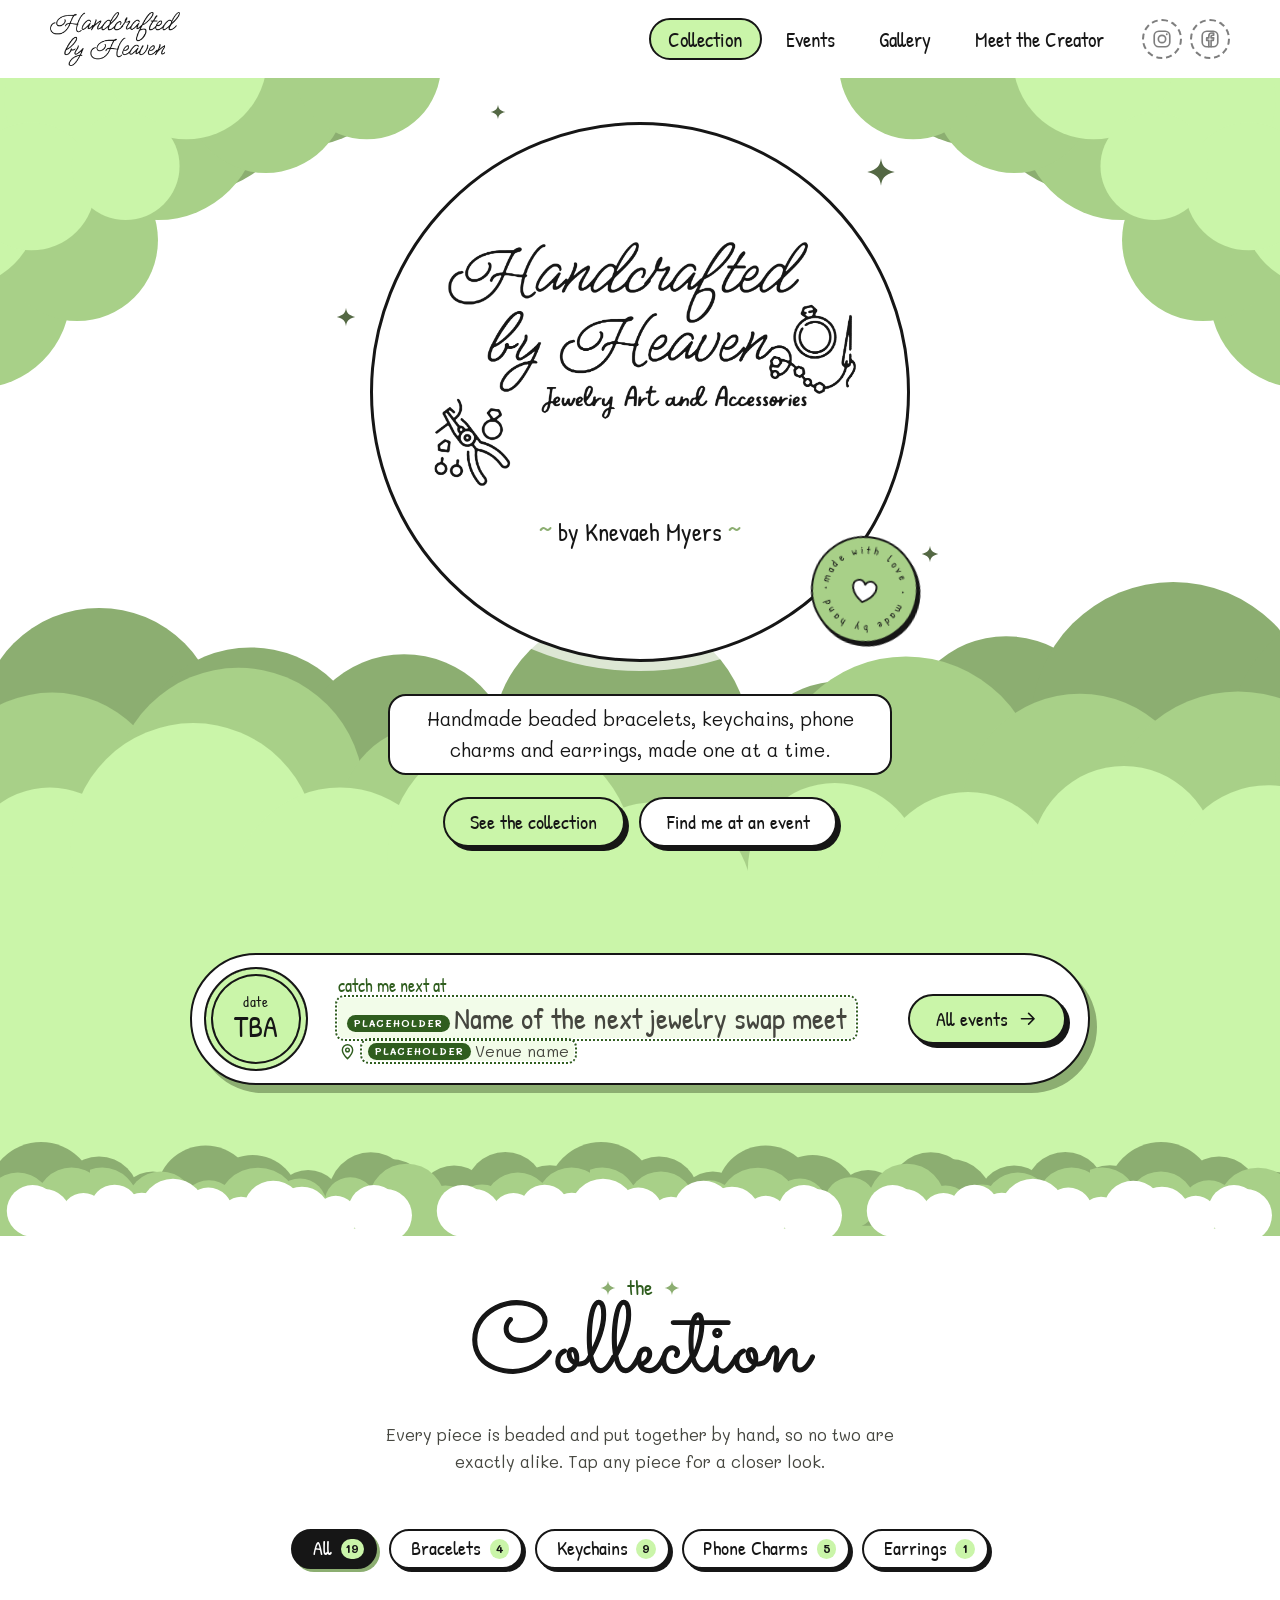
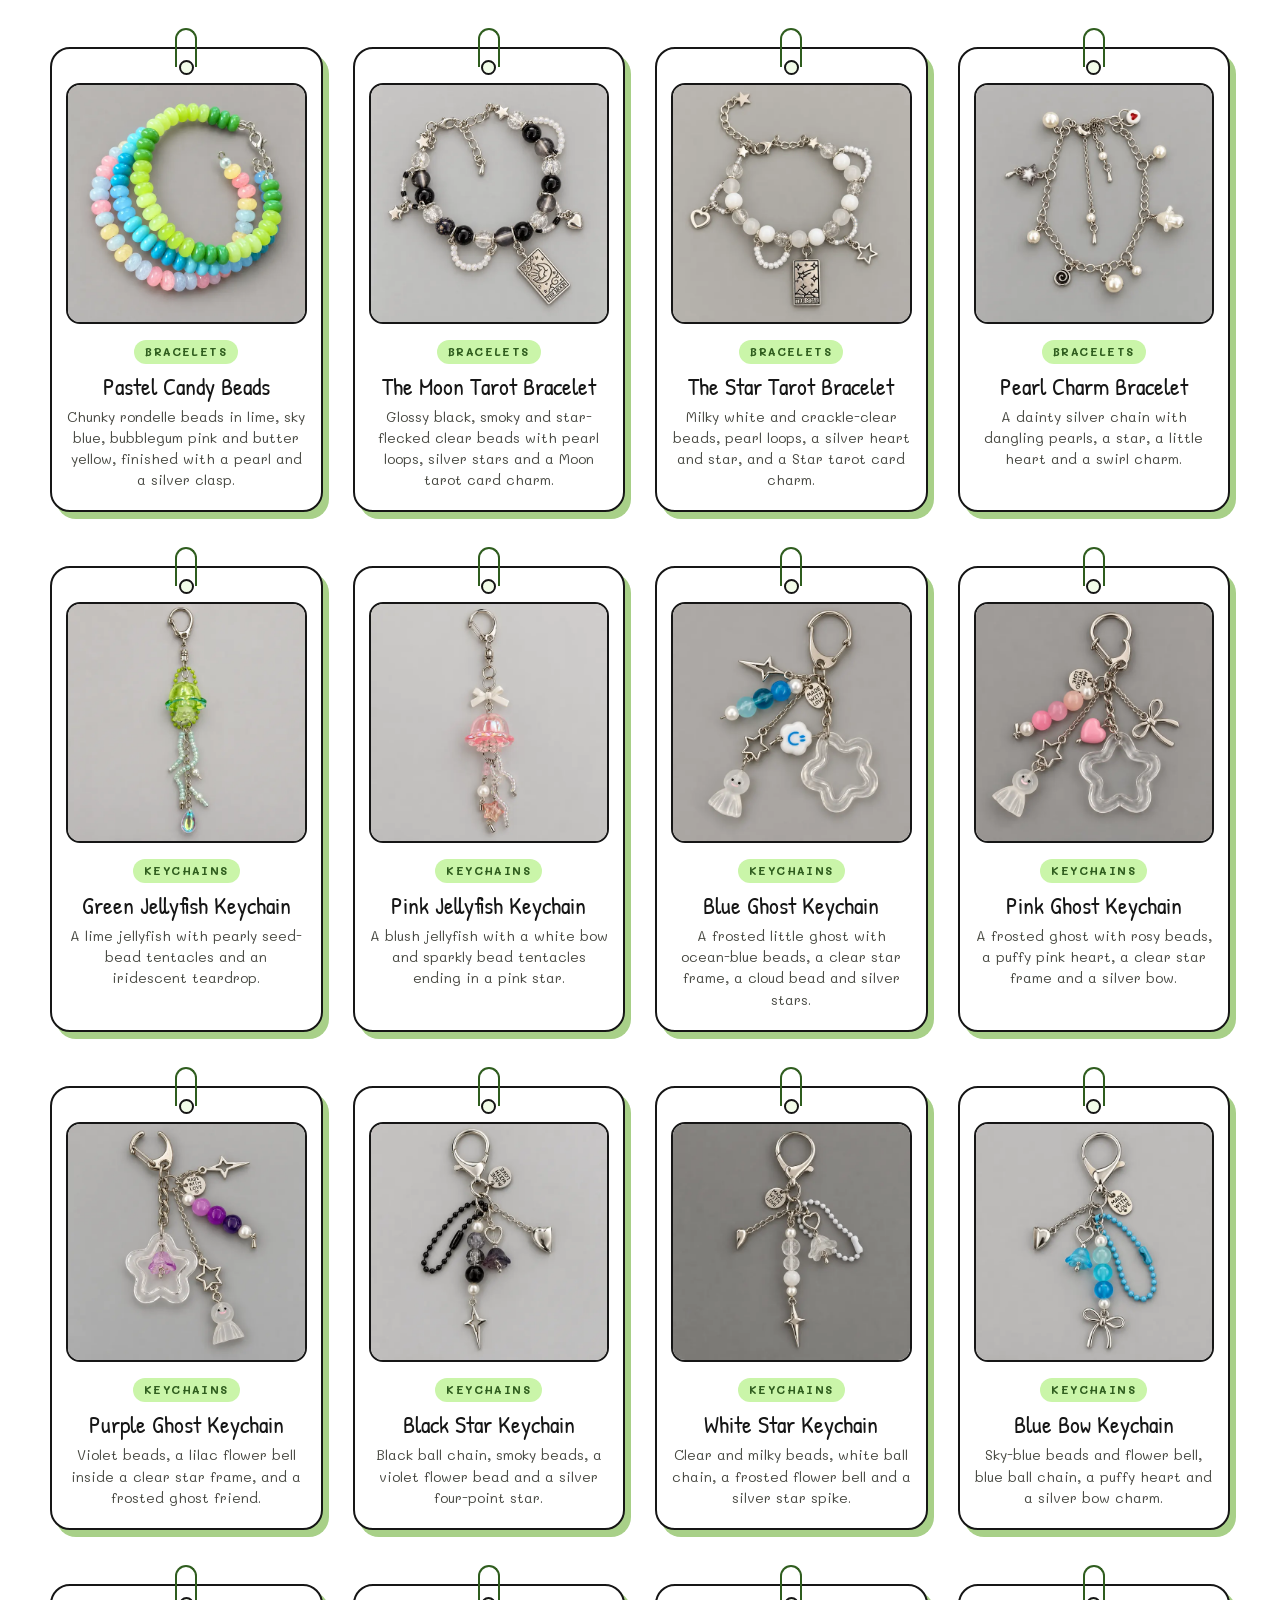
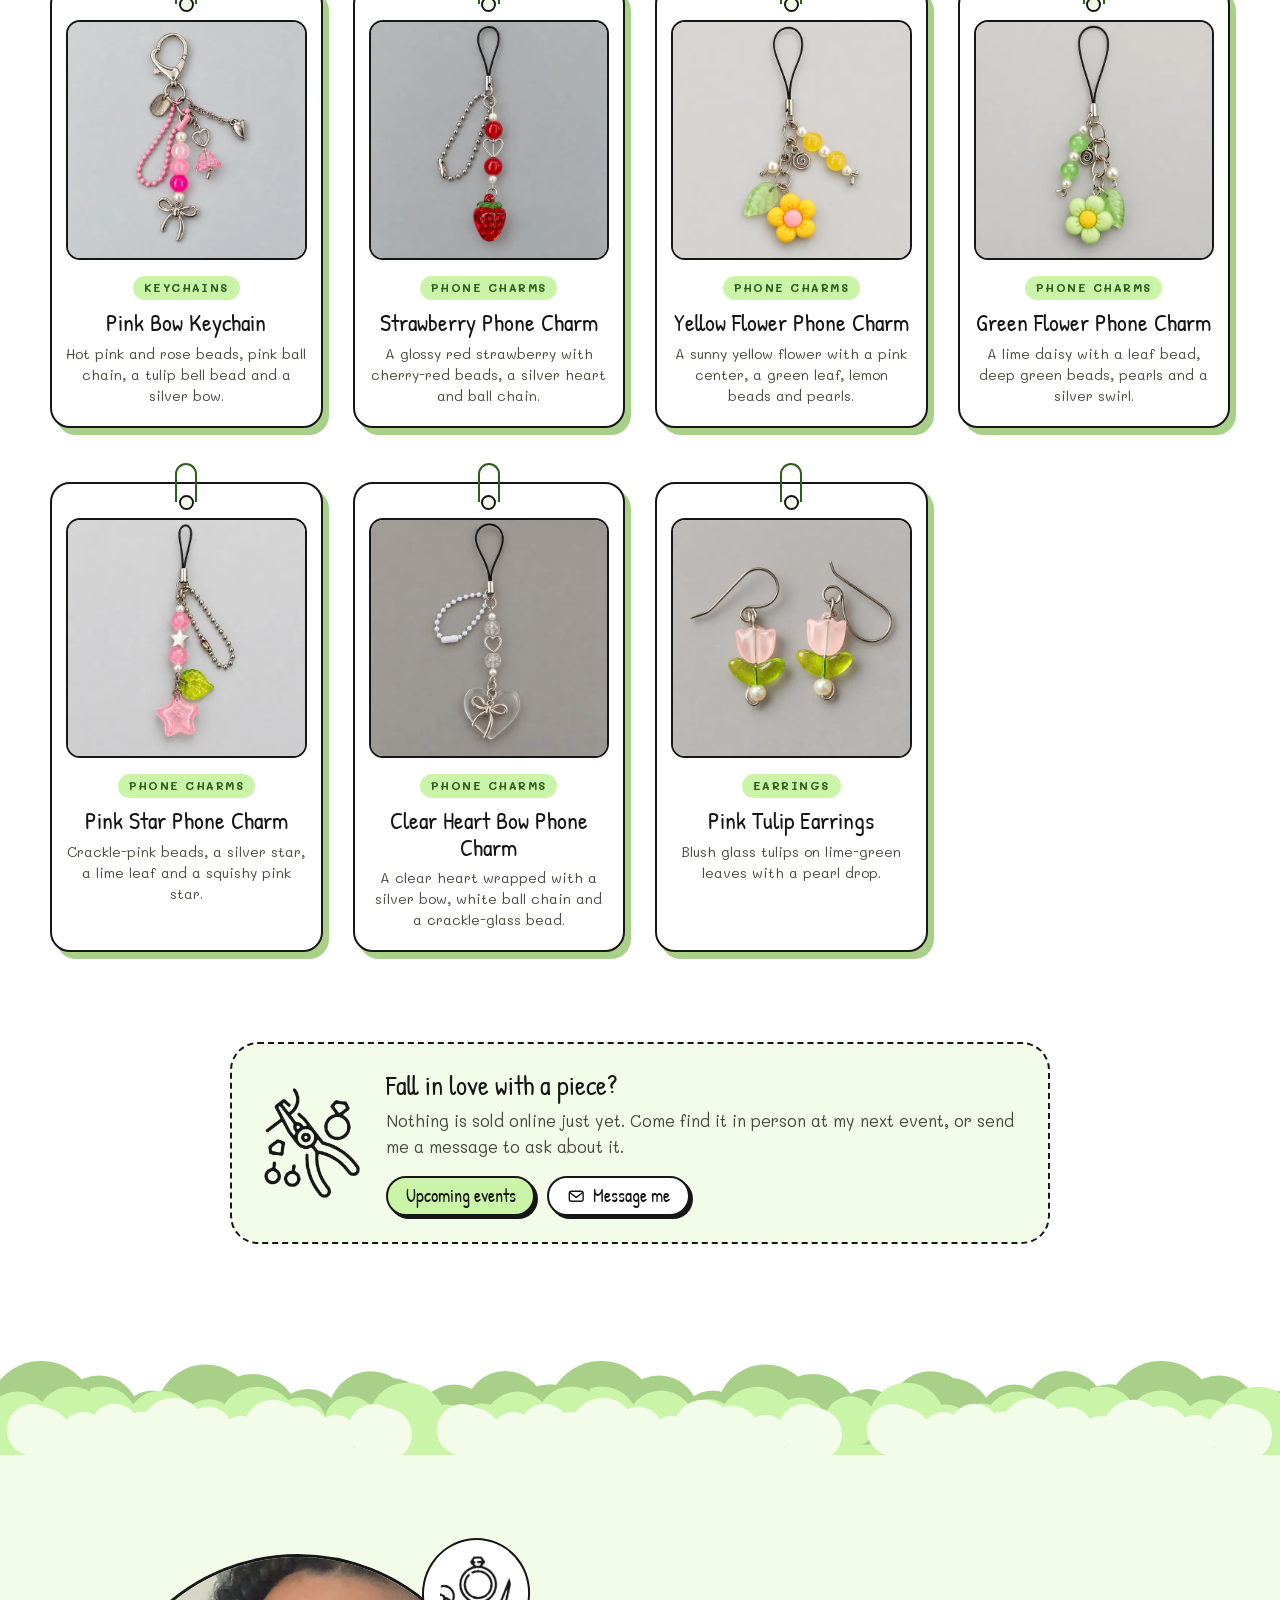
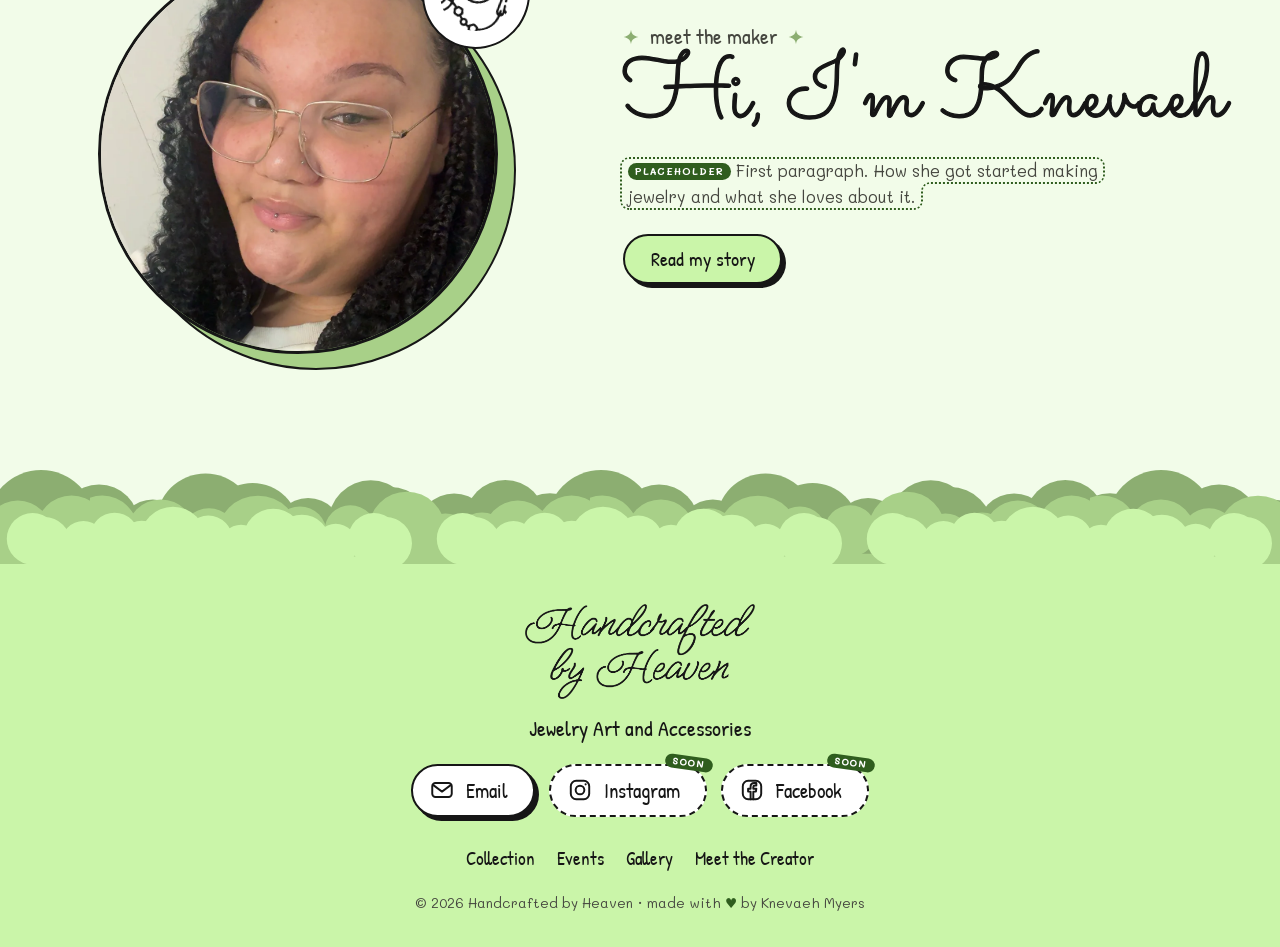
<file: index.html>
<!doctype html>
<html lang="en">
<head>
  <meta charset="utf-8">
  <meta name="viewport" content="width=device-width, initial-scale=1">
  <title>Handcrafted by Heaven | Jewelry Art and Accessories</title>
  <meta name="description" content="Handmade beaded bracelets, keychains, phone charms and earrings by Knevaeh Myers. See the collection and find the next jewelry swap meet or pop-up.">
  <meta name="theme-color" content="#caf5a9">

  <!-- Social share preview (TODO: switch to https://www. if the site lives on www) -->
  <meta property="og:type" content="website">
  <meta property="og:site_name" content="Handcrafted by Heaven">
  <meta property="og:title" content="Handcrafted by Heaven | Jewelry Art and Accessories">
  <meta property="og:description" content="Handmade beaded jewelry, keychains and phone charms by Knevaeh Myers.">
  <meta property="og:url" content="https://handcraftedbyheaven.com/">
  <meta property="og:image" content="https://handcraftedbyheaven.com/images/brand/og-image.jpg">
  <meta name="twitter:card" content="summary_large_image">

  <link rel="icon" type="image/png" sizes="32x32" href="images/brand/favicon-32.png">
  <link rel="icon" type="image/png" sizes="512x512" href="images/brand/icon-512.png">
  <link rel="apple-touch-icon" href="images/brand/apple-touch-icon.png">

  <link rel="preconnect" href="https://fonts.googleapis.com">
  <link rel="preconnect" href="https://fonts.gstatic.com" crossorigin>
  <link rel="stylesheet" href="https://fonts.googleapis.com/css2?family=Mali:wght@400;500;600;700&family=Patrick+Hand&family=Sacramento&display=swap">
  <link rel="stylesheet" href="assets/css/style.css">
  <link rel="preload" as="image" href="images/brand/lettering.png">
</head>
<body data-page="home">
  <a class="skip-link" href="#main">Skip to content</a>

  <!-- ============ HEADER (same on every page) ============ -->
  <header class="site-header">
    <div class="wrap header-inner">
      <a class="brand" href="index.html" aria-label="Handcrafted by Heaven, home">
        <img src="images/brand/wordmark.png" alt="Handcrafted by Heaven" width="900" height="375">
      </a>
      <nav class="site-nav" id="site-nav" aria-label="Main">
        <a href="index.html" data-nav="home">Collection</a>
        <a href="events.html" data-nav="events">Events</a>
        <a href="gallery.html" data-nav="gallery">Gallery</a>
        <a href="about.html" data-nav="about">Meet the Creator</a>
      </nav>
      <div class="header-social">
        <a class="icon-btn" data-link="instagram" aria-label="Instagram"></a>
        <a class="icon-btn" data-link="facebook" aria-label="Facebook"></a>
      </div>
      <button class="nav-toggle" type="button" aria-expanded="false" aria-controls="site-nav" aria-label="Open menu">
        <span></span><span></span><span></span>
      </button>
    </div>
  </header>

  <main id="main">

    <!-- ============ HERO: the business-card circle ============ -->
    <section class="hero" aria-label="Welcome">
      <img class="cloud cloud--tl" src="images/clouds/corner.svg" alt="" aria-hidden="true">
      <img class="cloud cloud--tr" src="images/clouds/corner.svg" alt="" aria-hidden="true">
      <img class="cloud cloud--bank" src="images/clouds/bank.svg" alt="" aria-hidden="true">

      <div class="wrap hero__inner">
        <div class="badge-circle">
          <!-- TODO: swap images/brand/lettering.png for the finished logo artwork when it's ready -->
          <h1 class="visually-hidden">Handcrafted by Heaven: Jewelry Art and Accessories</h1>
          <img class="badge-circle__lettering" src="images/brand/lettering.png" alt="" width="1400" height="811">
          <p class="badge-circle__by">by Knevaeh Myers</p>

          <span class="sparkle sparkle--a" aria-hidden="true"></span>
          <span class="sparkle sparkle--b" aria-hidden="true"></span>
          <span class="sparkle sparkle--c" aria-hidden="true"></span>
          <span class="sparkle sparkle--d" aria-hidden="true"></span>

          <div class="stamp" aria-hidden="true">
            <svg viewBox="0 0 120 120">
              <defs><path id="stamp-path" d="M60,60 m-42,0 a42,42 0 1,1 84,0 a42,42 0 1,1 -84,0"/></defs>
              <g class="stamp__text">
                <text><textPath href="#stamp-path" textLength="262">made with love • made by hand • </textPath></text>
              </g>
              <path d="M60 75c-15-9-17-21-9.5-24.5 4.4-2 8 .7 9.5 4 1.5-3.3 5.1-6 9.5-4C77 54 75 66 60 75z" fill="#fff" stroke="#161616" stroke-width="2.2" stroke-linejoin="round"/>
            </svg>
          </div>
        </div>

        <p class="hero__lede">Handmade beaded bracelets, keychains, phone charms and earrings, made one at a time.</p>
        <div class="hero__cta">
          <a class="btn" href="#collection">See the collection</a>
          <a class="btn btn--ghost" href="events.html">Find me at an event</a>
        </div>
      </div>
    </section>

    <!-- ============ NEXT EVENT (pulled from content.js) ============ -->
    <section class="band band--green next-band" aria-labelledby="next-title">
      <h2 id="next-title" class="visually-hidden">Next event</h2>
      <div class="wrap">
        <div class="next-event" data-render="next-event" data-reveal></div>
      </div>
      <div class="cloud-edge" aria-hidden="true"><i></i><i></i><i></i></div>
    </section>

    <!-- ============ THE COLLECTION (pulled from content.js) ============ -->
    <section class="section section--tight-top section--edge-bottom" id="collection" aria-labelledby="collection-title">
      <div class="wrap">
        <header class="section-head">
          <p class="kicker">the</p>
          <h2 class="script-title" id="collection-title">Collection</h2>
          <p class="section-lede">Every piece is beaded and put together by hand, so no two are exactly alike. Tap any piece for a closer look.</p>
        </header>

        <div class="filters" data-render="filters" role="group" aria-label="Filter the collection"></div>
        <ul class="tags" data-render="collection"></ul>

        <aside class="note" data-reveal>
          <img src="images/brand/doodle-tools.png" alt="" width="314" height="361" loading="lazy">
          <div>
            <h3>Fall in love with a piece?</h3>
            <p>Nothing is sold online just yet. Come find it in person at my next event, or send me a message to ask about it.</p>
            <div class="btn-row">
              <a class="btn btn--small" href="events.html">Upcoming events</a>
              <a class="btn btn--small btn--ghost" data-link="email">Message me</a>
            </div>
          </div>
        </aside>
      </div>
      <div class="cloud-edge cloud-edge--to-mist" aria-hidden="true"><i></i><i></i><i></i></div>
    </section>

    <!-- ============ MEET THE MAKER teaser ============ -->
    <section class="band band--mist creator-teaser" aria-labelledby="maker-title">
      <div class="wrap split">
        <div class="portrait" data-reveal>
          <img class="portrait__photo" data-about="photo" src="images/creator/knevaeh.webp" alt="Knevaeh Myers, the maker behind Handcrafted by Heaven" width="1000" height="1000" loading="lazy">
          <img class="portrait__doodle" src="images/brand/doodle-ring.png" alt="" aria-hidden="true" loading="lazy">
        </div>
        <div class="split__text" data-reveal style="--i:2">
          <p class="kicker">meet the maker</p>
          <h2 class="script-title" id="maker-title">Hi, I'm Knevaeh</h2>
          <p data-render="bio-teaser"></p>
          <a class="btn" href="about.html">Read my story</a>
        </div>
      </div>
    </section>
  </main>

  <!-- ============ FOOTER (same on every page) ============ -->
  <footer class="site-footer">
    <div class="cloud-edge" aria-hidden="true"><i></i><i></i><i></i></div>
    <div class="wrap footer-inner">
      <a class="footer-brand" href="index.html"><img src="images/brand/wordmark.png" alt="Handcrafted by Heaven" width="900" height="375" loading="lazy"></a>
      <p class="footer-tag">Jewelry Art and Accessories</p>
      <div class="social-row">
        <a class="social-btn" data-link="email">Email</a>
        <a class="social-btn" data-link="instagram">Instagram</a>
        <a class="social-btn" data-link="facebook">Facebook</a>
      </div>
      <nav class="footer-nav" aria-label="Footer">
        <a href="index.html">Collection</a>
        <a href="events.html">Events</a>
        <a href="gallery.html">Gallery</a>
        <a href="about.html">Meet the Creator</a>
      </nav>
      <p class="fine">&copy; <span data-year>2026</span> Handcrafted by Heaven &middot; made with <span class="heart">&hearts;</span> by Knevaeh Myers</p>
    </div>
  </footer>

  <script src="assets/js/content.js"></script>
  <script src="assets/js/site.js"></script>
</body>
</html>
</file>
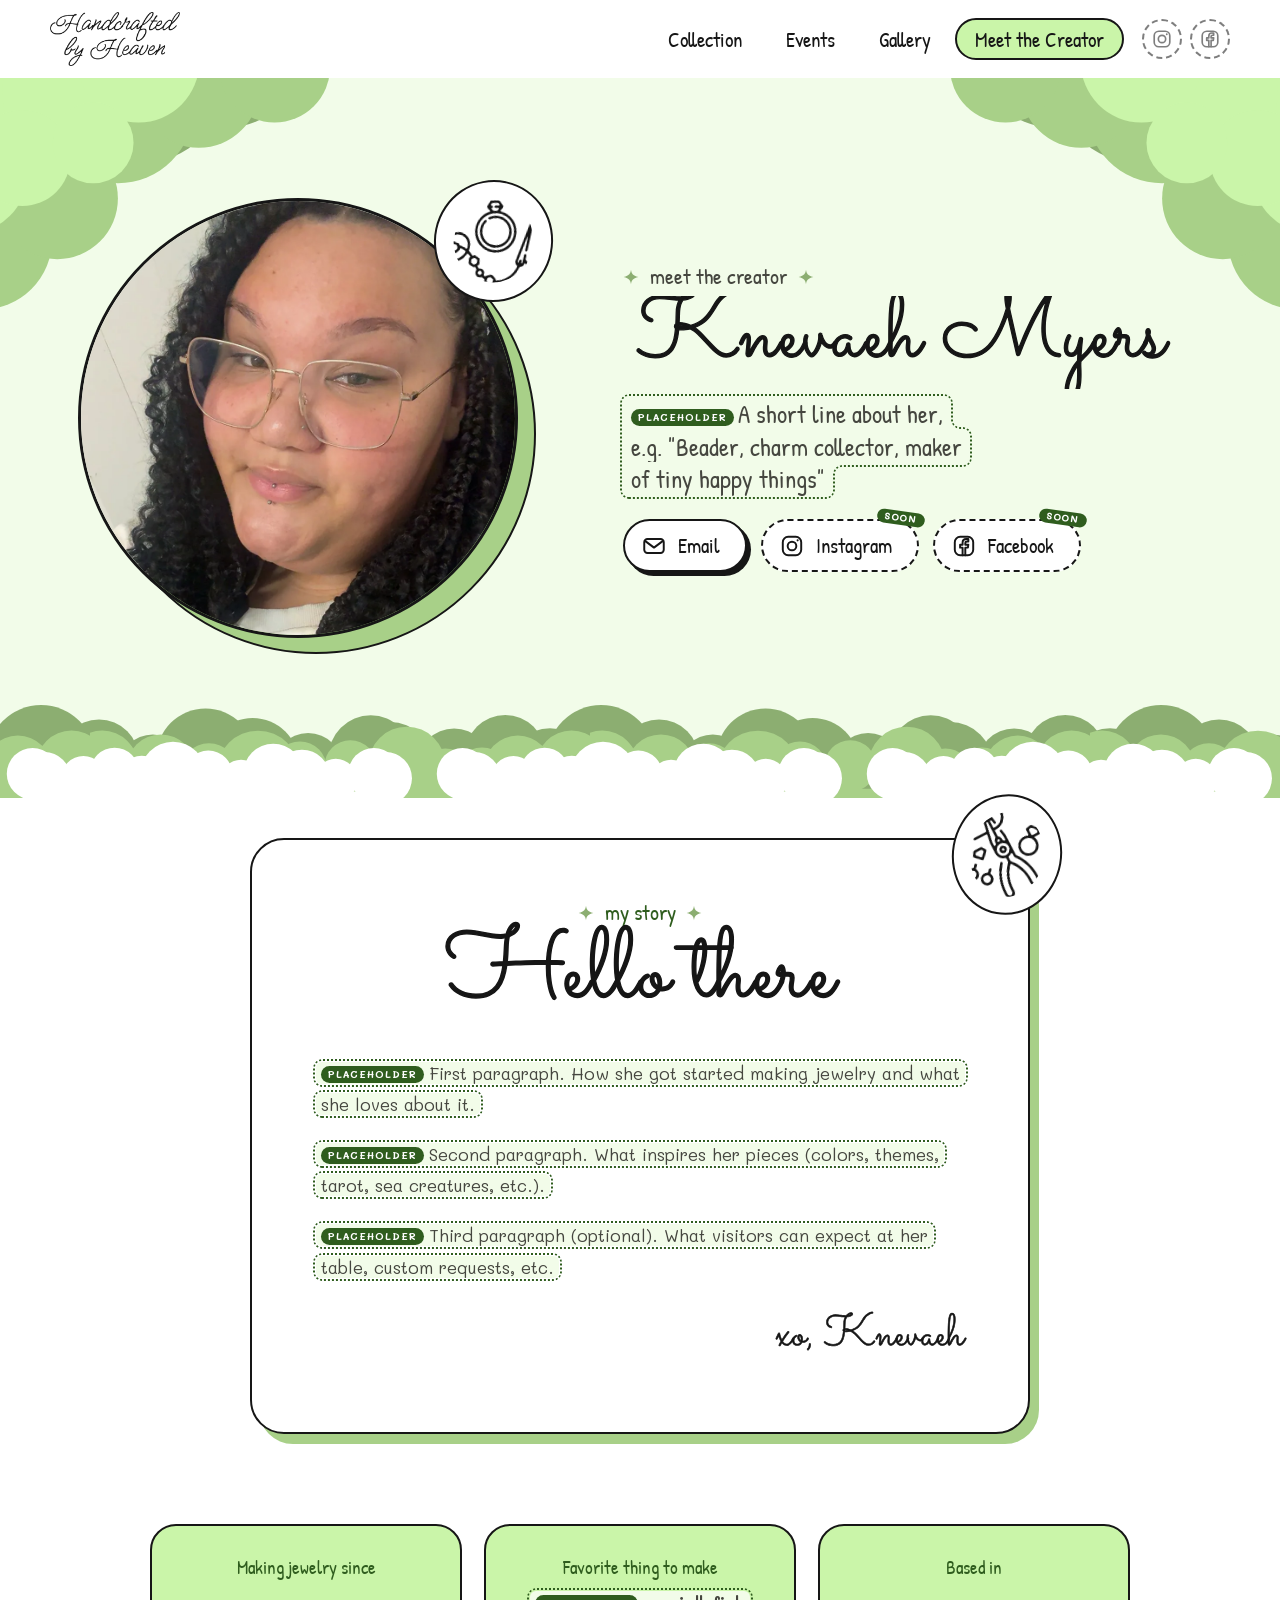
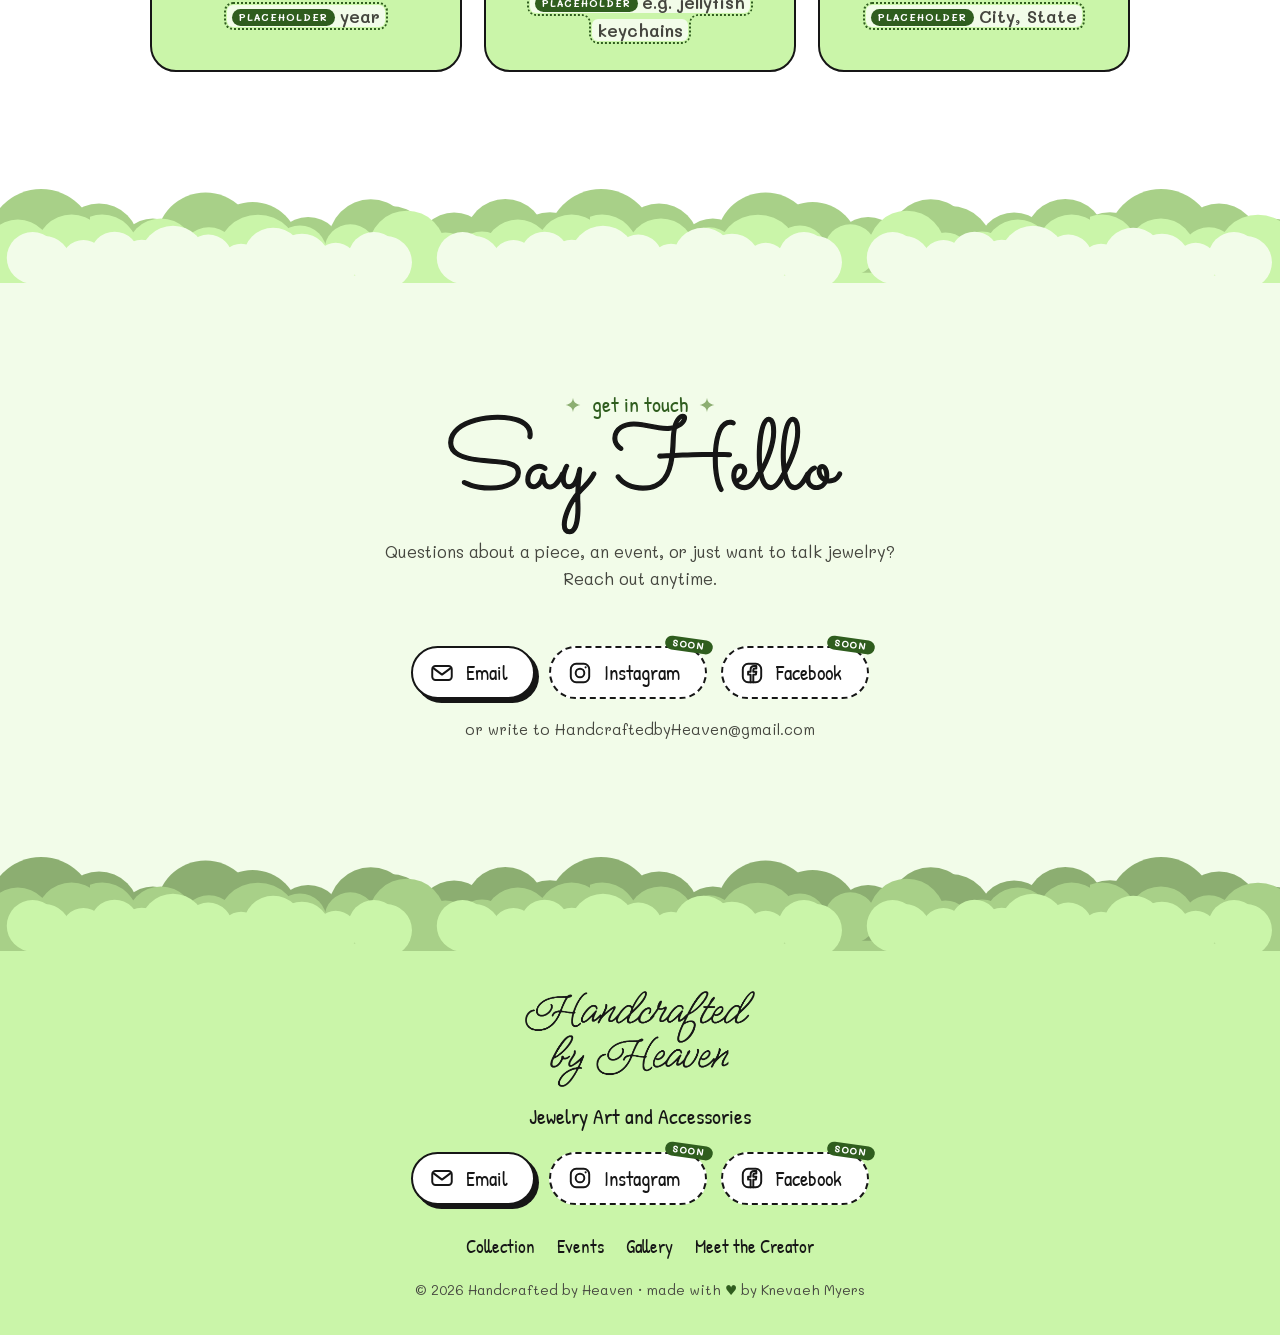
<file: about.html>
<!doctype html>
<html lang="en">
<head>
  <meta charset="utf-8">
  <meta name="viewport" content="width=device-width, initial-scale=1">
  <title>Meet the Creator | Handcrafted by Heaven</title>
  <meta name="description" content="Meet Knevaeh Myers, the maker behind Handcrafted by Heaven jewelry art and accessories.">
  <meta name="theme-color" content="#caf5a9">

  <meta property="og:type" content="website">
  <meta property="og:site_name" content="Handcrafted by Heaven">
  <meta property="og:title" content="Meet the Creator | Handcrafted by Heaven">
  <meta property="og:description" content="Meet Knevaeh Myers, the maker behind Handcrafted by Heaven jewelry art and accessories.">
  <meta property="og:url" content="https://handcraftedbyheaven.com/about.html">
  <meta property="og:image" content="https://handcraftedbyheaven.com/images/brand/og-image.jpg">
  <meta name="twitter:card" content="summary_large_image">

  <link rel="icon" type="image/png" sizes="32x32" href="images/brand/favicon-32.png">
  <link rel="icon" type="image/png" sizes="512x512" href="images/brand/icon-512.png">
  <link rel="apple-touch-icon" href="images/brand/apple-touch-icon.png">

  <link rel="preconnect" href="https://fonts.googleapis.com">
  <link rel="preconnect" href="https://fonts.gstatic.com" crossorigin>
  <link rel="stylesheet" href="https://fonts.googleapis.com/css2?family=Mali:wght@400;500;600;700&family=Patrick+Hand&family=Sacramento&display=swap">
  <link rel="stylesheet" href="assets/css/style.css">
</head>
<body data-page="about">
  <a class="skip-link" href="#main">Skip to content</a>

  <!-- ============ HEADER (same on every page) ============ -->
  <header class="site-header">
    <div class="wrap header-inner">
      <a class="brand" href="index.html" aria-label="Handcrafted by Heaven, home">
        <img src="images/brand/wordmark.png" alt="Handcrafted by Heaven" width="900" height="375">
      </a>
      <nav class="site-nav" id="site-nav" aria-label="Main">
        <a href="index.html" data-nav="home">Collection</a>
        <a href="events.html" data-nav="events">Events</a>
        <a href="gallery.html" data-nav="gallery">Gallery</a>
        <a href="about.html" data-nav="about">Meet the Creator</a>
      </nav>
      <div class="header-social">
        <a class="icon-btn" data-link="instagram" aria-label="Instagram"></a>
        <a class="icon-btn" data-link="facebook" aria-label="Facebook"></a>
      </div>
      <button class="nav-toggle" type="button" aria-expanded="false" aria-controls="site-nav" aria-label="Open menu">
        <span></span><span></span><span></span>
      </button>
    </div>
  </header>

  <main id="main">
    <section class="page-hero about-hero">
      <img class="cloud cloud--tl" src="images/clouds/corner.svg" alt="" aria-hidden="true">
      <img class="cloud cloud--tr" src="images/clouds/corner.svg" alt="" aria-hidden="true">
      <div class="wrap split">
        <div class="portrait">
          <img class="portrait__photo" data-about="photo" src="images/creator/knevaeh.webp" alt="Knevaeh Myers, the maker behind Handcrafted by Heaven" width="1000" height="1000">
          <img class="portrait__doodle" src="images/brand/doodle-ring.png" alt="" aria-hidden="true">
        </div>
        <div class="split__text">
          <p class="kicker">meet the creator</p>
          <h1 class="script-title" data-about="name">Knevaeh Myers</h1>
          <p class="about-tagline" data-about="tagline"></p>
          <div class="social-row">
            <a class="social-btn" data-link="email">Email</a>
            <a class="social-btn" data-link="instagram">Instagram</a>
            <a class="social-btn" data-link="facebook">Facebook</a>
          </div>
        </div>
      </div>
      <div class="cloud-edge" aria-hidden="true"><i></i><i></i><i></i></div>
    </section>

    <!-- Bio text, tagline and fun facts live in assets/js/content.js (SITE.about) -->
    <section class="section section--tight-top section--edge-bottom" aria-label="Her story">
      <div class="wrap">
        <article class="letter" data-reveal>
          <img class="letter__doodle" src="images/brand/doodle-tools.png" alt="" aria-hidden="true" loading="lazy">
          <header class="section-head">
            <p class="kicker">my story</p>
            <h2 class="script-title">Hello there</h2>
          </header>
          <div class="letter__body" data-render="bio"></div>
          <p class="letter__sign">xo, Knevaeh</p>
        </article>

        <ul class="facts" data-render="facts"></ul>
      </div>
      <div class="cloud-edge cloud-edge--to-mist" aria-hidden="true"><i></i><i></i><i></i></div>
    </section>

    <section class="section band band--mist say-hello" id="contact" aria-labelledby="hello-title">
      <div class="wrap">
        <header class="section-head">
          <p class="kicker">get in touch</p>
          <h2 class="script-title" id="hello-title">Say Hello</h2>
          <p class="section-lede">Questions about a piece, an event, or just want to talk jewelry? Reach out anytime.</p>
        </header>
        <div class="social-row">
          <a class="social-btn" data-link="email">Email</a>
          <a class="social-btn" data-link="instagram">Instagram</a>
          <a class="social-btn" data-link="facebook">Facebook</a>
        </div>
        <p class="email-line">or write to <span data-text="email"></span></p>
      </div>
    </section>
  </main>

  <!-- ============ FOOTER (same on every page) ============ -->
  <footer class="site-footer">
    <div class="cloud-edge" aria-hidden="true"><i></i><i></i><i></i></div>
    <div class="wrap footer-inner">
      <a class="footer-brand" href="index.html"><img src="images/brand/wordmark.png" alt="Handcrafted by Heaven" width="900" height="375" loading="lazy"></a>
      <p class="footer-tag">Jewelry Art and Accessories</p>
      <div class="social-row">
        <a class="social-btn" data-link="email">Email</a>
        <a class="social-btn" data-link="instagram">Instagram</a>
        <a class="social-btn" data-link="facebook">Facebook</a>
      </div>
      <nav class="footer-nav" aria-label="Footer">
        <a href="index.html">Collection</a>
        <a href="events.html">Events</a>
        <a href="gallery.html">Gallery</a>
        <a href="about.html">Meet the Creator</a>
      </nav>
      <p class="fine">&copy; <span data-year>2026</span> Handcrafted by Heaven &middot; made with <span class="heart">&hearts;</span> by Knevaeh Myers</p>
    </div>
  </footer>

  <script src="assets/js/content.js"></script>
  <script src="assets/js/site.js"></script>
</body>
</html>
</file>
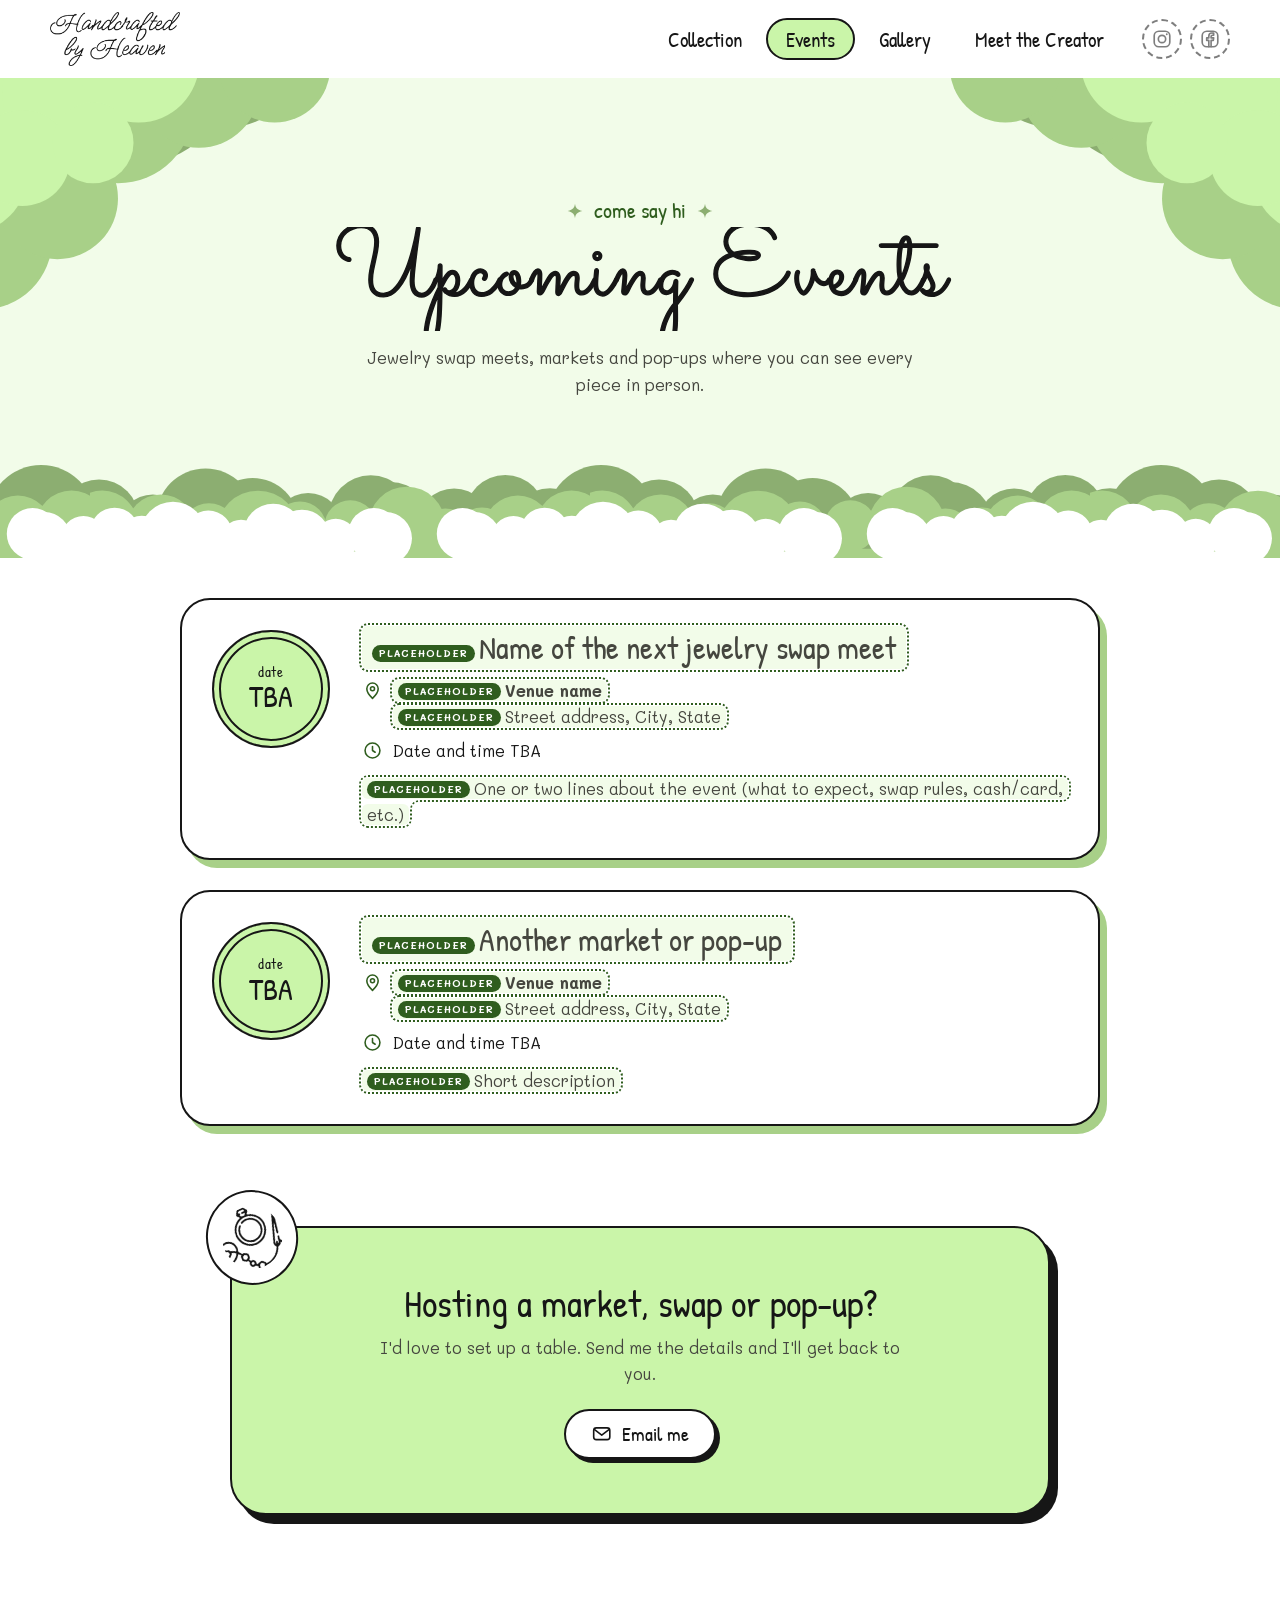
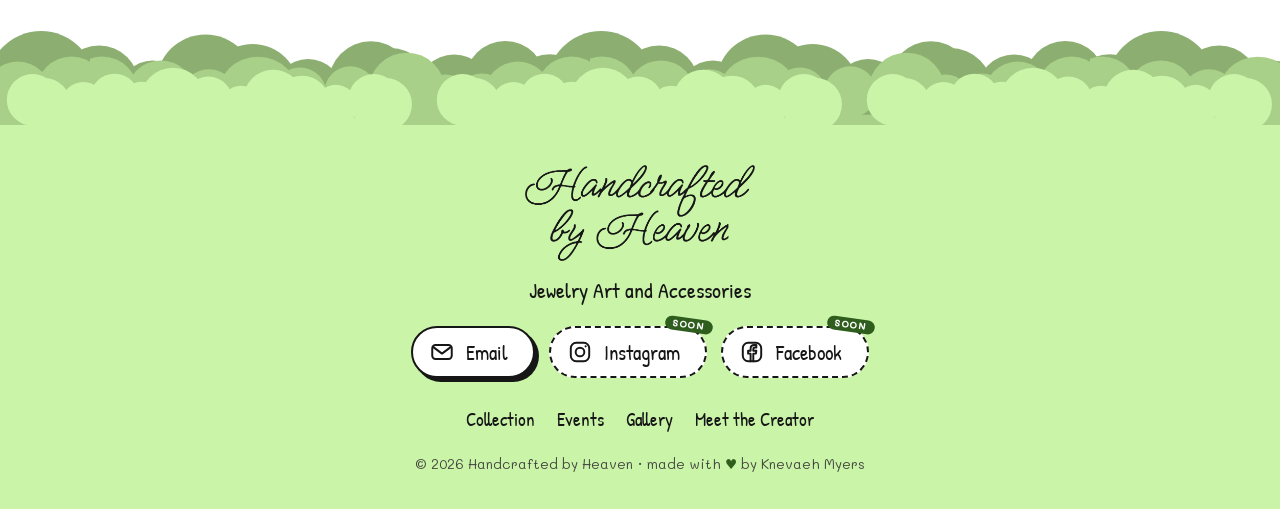
<file: events.html>
<!doctype html>
<html lang="en">
<head>
  <meta charset="utf-8">
  <meta name="viewport" content="width=device-width, initial-scale=1">
  <title>Upcoming Events | Handcrafted by Heaven</title>
  <meta name="description" content="Where to find Handcrafted by Heaven next: jewelry swap meets, markets and pop-ups.">
  <meta name="theme-color" content="#caf5a9">

  <meta property="og:type" content="website">
  <meta property="og:site_name" content="Handcrafted by Heaven">
  <meta property="og:title" content="Upcoming Events | Handcrafted by Heaven">
  <meta property="og:description" content="Where to find Handcrafted by Heaven next: jewelry swap meets, markets and pop-ups.">
  <meta property="og:url" content="https://handcraftedbyheaven.com/events.html">
  <meta property="og:image" content="https://handcraftedbyheaven.com/images/brand/og-image.jpg">
  <meta name="twitter:card" content="summary_large_image">

  <link rel="icon" type="image/png" sizes="32x32" href="images/brand/favicon-32.png">
  <link rel="icon" type="image/png" sizes="512x512" href="images/brand/icon-512.png">
  <link rel="apple-touch-icon" href="images/brand/apple-touch-icon.png">

  <link rel="preconnect" href="https://fonts.googleapis.com">
  <link rel="preconnect" href="https://fonts.gstatic.com" crossorigin>
  <link rel="stylesheet" href="https://fonts.googleapis.com/css2?family=Mali:wght@400;500;600;700&family=Patrick+Hand&family=Sacramento&display=swap">
  <link rel="stylesheet" href="assets/css/style.css">
</head>
<body data-page="events">
  <a class="skip-link" href="#main">Skip to content</a>

  <!-- ============ HEADER (same on every page) ============ -->
  <header class="site-header">
    <div class="wrap header-inner">
      <a class="brand" href="index.html" aria-label="Handcrafted by Heaven, home">
        <img src="images/brand/wordmark.png" alt="Handcrafted by Heaven" width="900" height="375">
      </a>
      <nav class="site-nav" id="site-nav" aria-label="Main">
        <a href="index.html" data-nav="home">Collection</a>
        <a href="events.html" data-nav="events">Events</a>
        <a href="gallery.html" data-nav="gallery">Gallery</a>
        <a href="about.html" data-nav="about">Meet the Creator</a>
      </nav>
      <div class="header-social">
        <a class="icon-btn" data-link="instagram" aria-label="Instagram"></a>
        <a class="icon-btn" data-link="facebook" aria-label="Facebook"></a>
      </div>
      <button class="nav-toggle" type="button" aria-expanded="false" aria-controls="site-nav" aria-label="Open menu">
        <span></span><span></span><span></span>
      </button>
    </div>
  </header>

  <main id="main">
    <section class="page-hero">
      <img class="cloud cloud--tl" src="images/clouds/corner.svg" alt="" aria-hidden="true">
      <img class="cloud cloud--tr" src="images/clouds/corner.svg" alt="" aria-hidden="true">
      <div class="wrap page-hero__inner">
        <p class="kicker">come say hi</p>
        <h1 class="script-title">Upcoming Events</h1>
        <p class="section-lede">Jewelry swap meets, markets and pop-ups where you can see every piece in person.</p>
      </div>
      <div class="cloud-edge" aria-hidden="true"><i></i><i></i><i></i></div>
    </section>

    <!-- Events are listed in assets/js/content.js (SITE.events). Past dates move to "Past events" on their own. -->
    <section class="section section--tight-top" aria-label="Event list">
      <div class="wrap">
        <ul class="events" data-render="events"></ul>

        <div data-past-wrap>
          <h2 class="past-title">Past events</h2>
          <ul class="events" data-render="past-events"></ul>
        </div>

        <aside class="cta-card" data-reveal>
          <img class="cta-card__doodle" src="images/brand/doodle-ring.png" alt="" aria-hidden="true" loading="lazy">
          <h2>Hosting a market, swap or pop-up?</h2>
          <p>I'd love to set up a table. Send me the details and I'll get back to you.</p>
          <a class="btn btn--ghost" data-link="email">Email me</a>
        </aside>
      </div>
    </section>
  </main>

  <!-- ============ FOOTER (same on every page) ============ -->
  <footer class="site-footer">
    <div class="cloud-edge" aria-hidden="true"><i></i><i></i><i></i></div>
    <div class="wrap footer-inner">
      <a class="footer-brand" href="index.html"><img src="images/brand/wordmark.png" alt="Handcrafted by Heaven" width="900" height="375" loading="lazy"></a>
      <p class="footer-tag">Jewelry Art and Accessories</p>
      <div class="social-row">
        <a class="social-btn" data-link="email">Email</a>
        <a class="social-btn" data-link="instagram">Instagram</a>
        <a class="social-btn" data-link="facebook">Facebook</a>
      </div>
      <nav class="footer-nav" aria-label="Footer">
        <a href="index.html">Collection</a>
        <a href="events.html">Events</a>
        <a href="gallery.html">Gallery</a>
        <a href="about.html">Meet the Creator</a>
      </nav>
      <p class="fine">&copy; <span data-year>2026</span> Handcrafted by Heaven &middot; made with <span class="heart">&hearts;</span> by Knevaeh Myers</p>
    </div>
  </footer>

  <script src="assets/js/content.js"></script>
  <script src="assets/js/site.js"></script>
</body>
</html>
</file>
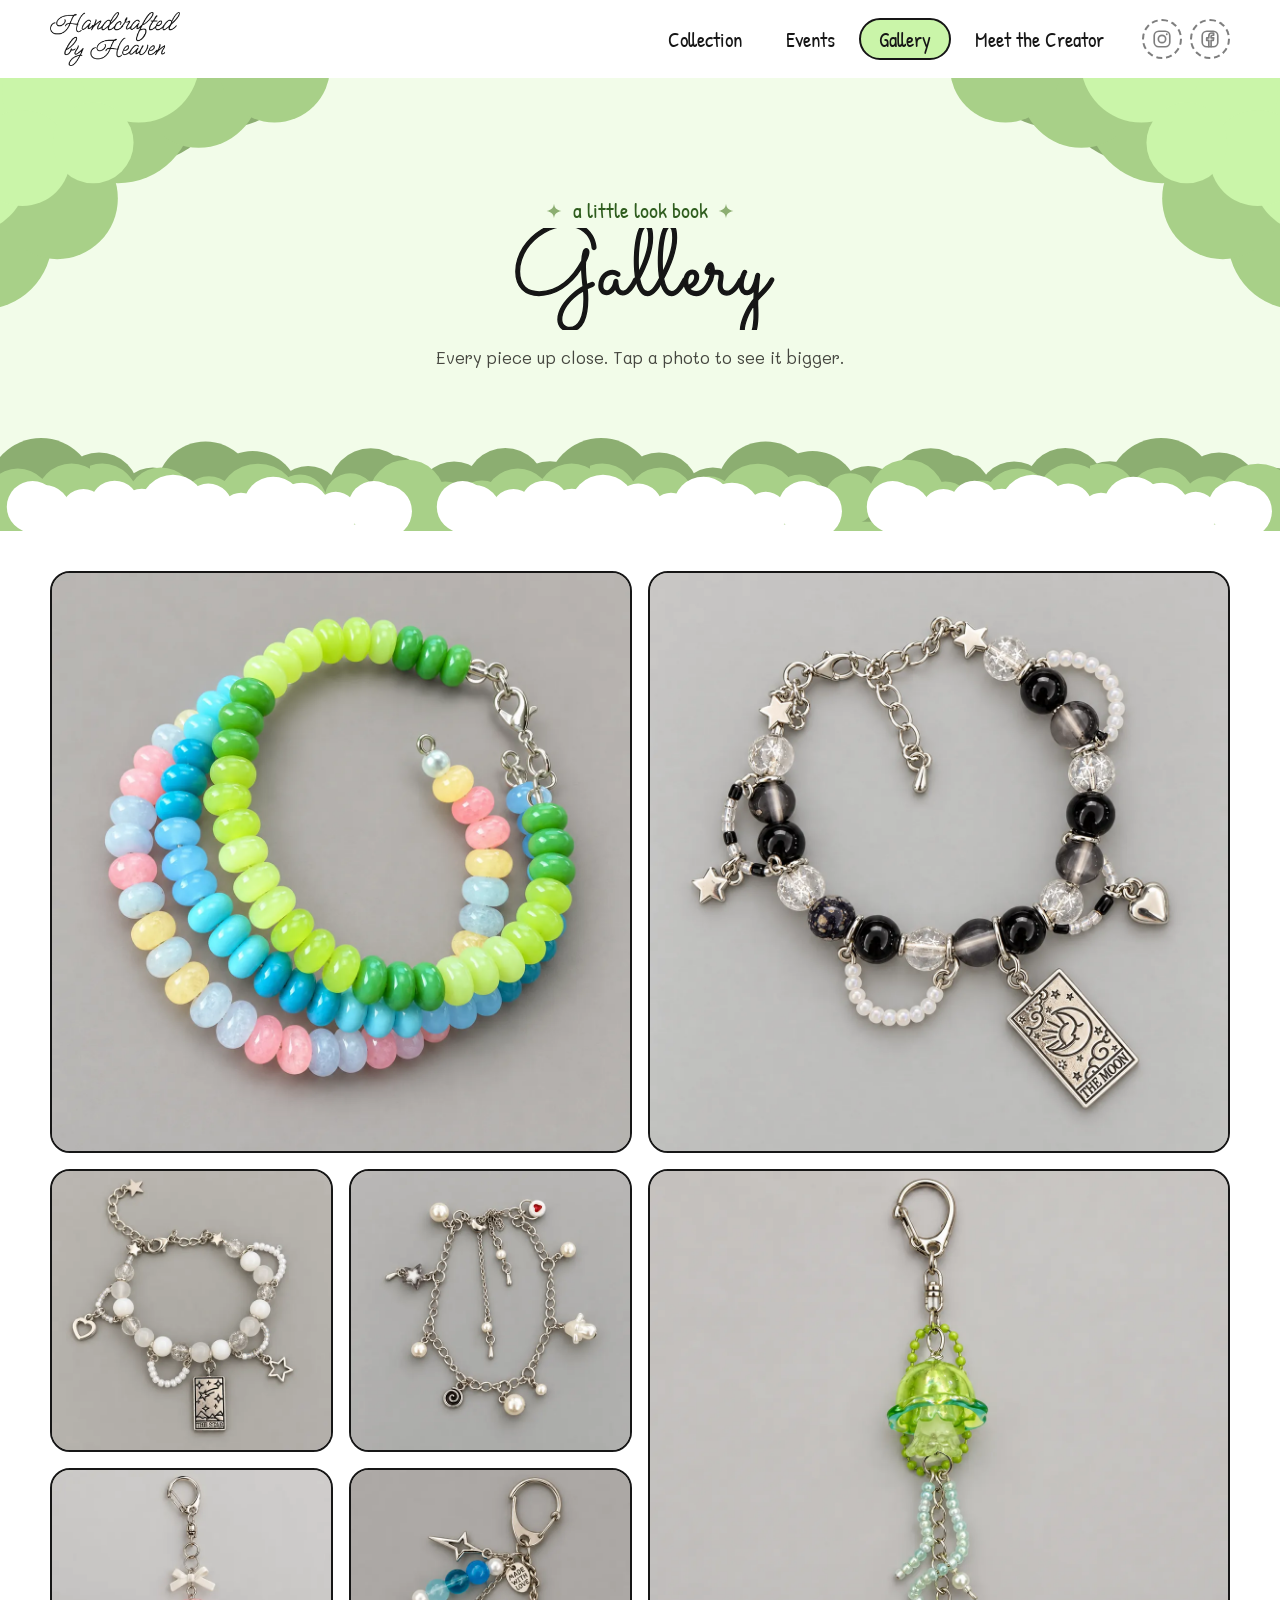
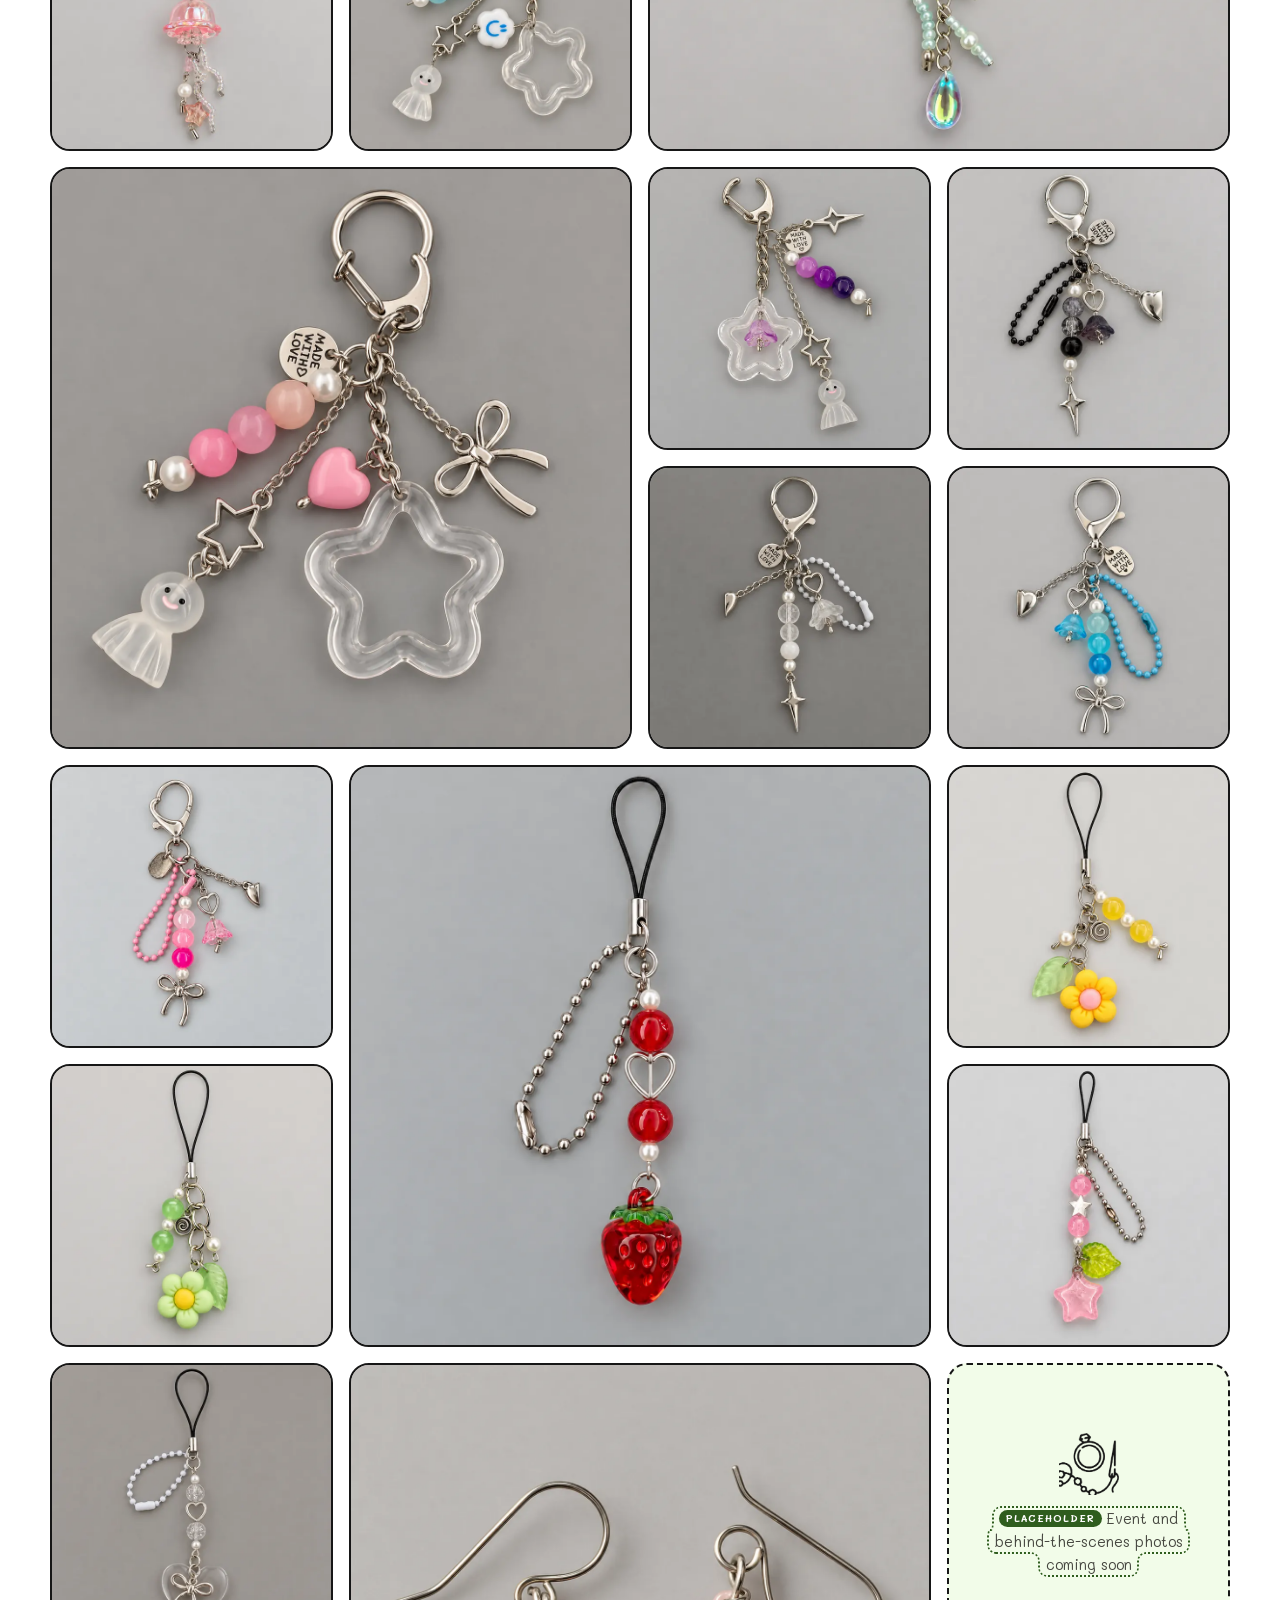
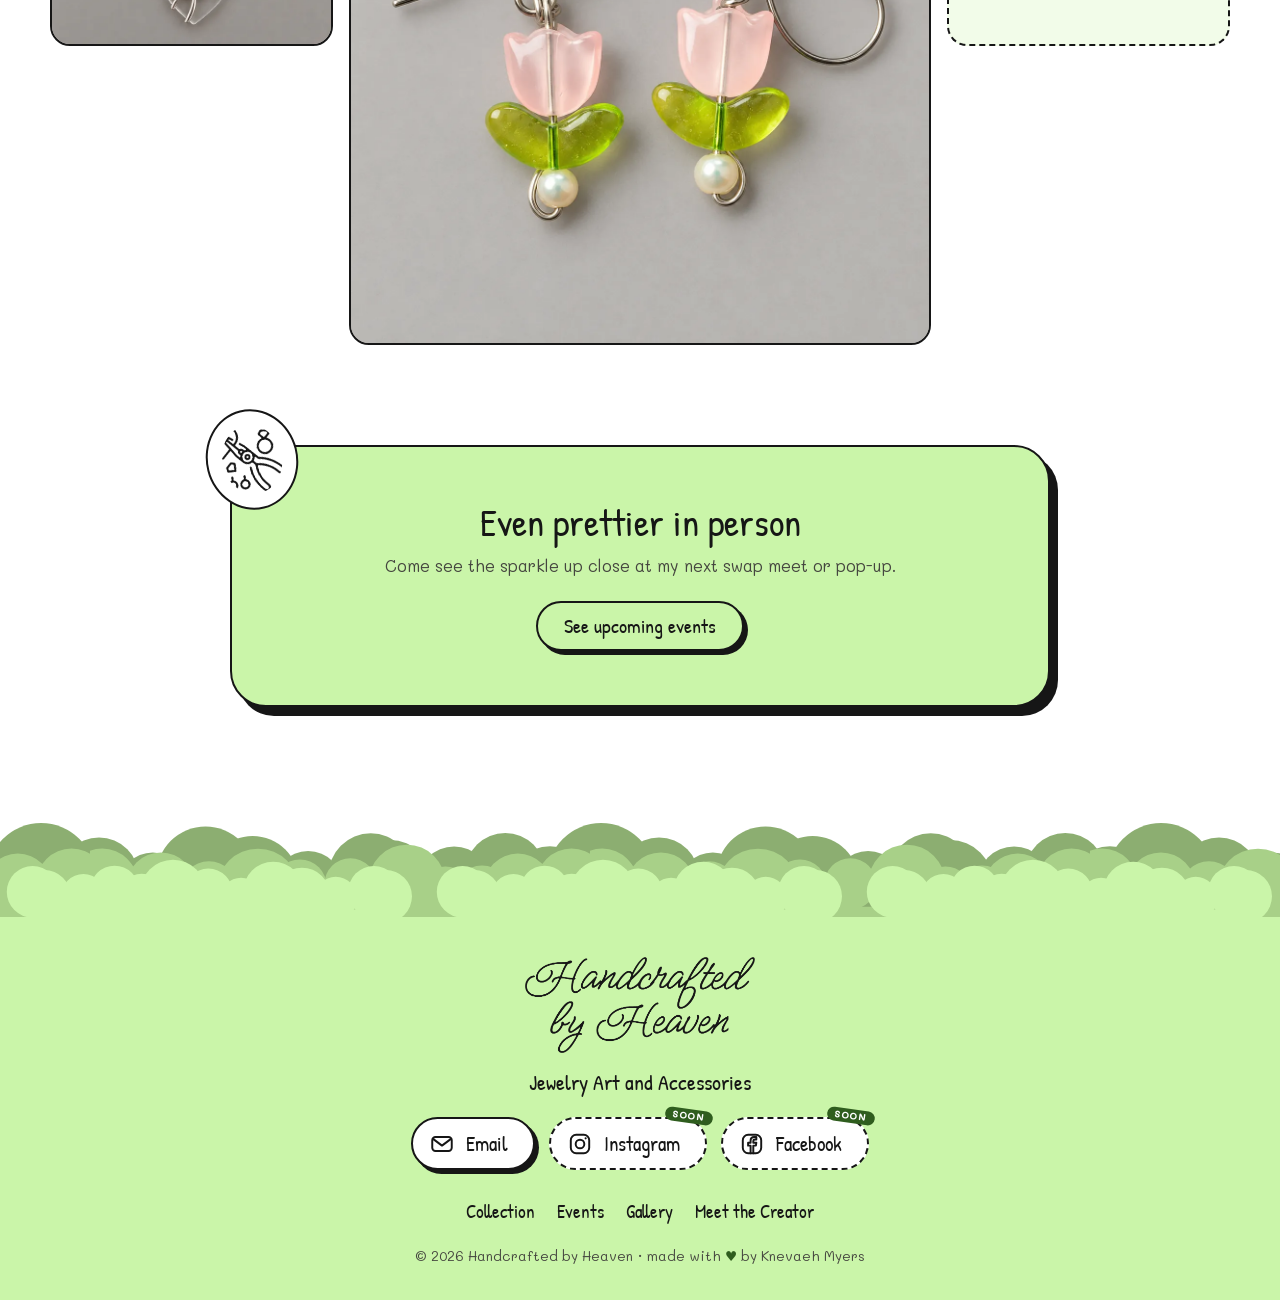
<file: gallery.html>
<!doctype html>
<html lang="en">
<head>
  <meta charset="utf-8">
  <meta name="viewport" content="width=device-width, initial-scale=1">
  <title>Gallery | Handcrafted by Heaven</title>
  <meta name="description" content="A photo look book of handmade bracelets, keychains, phone charms and earrings by Handcrafted by Heaven.">
  <meta name="theme-color" content="#caf5a9">

  <meta property="og:type" content="website">
  <meta property="og:site_name" content="Handcrafted by Heaven">
  <meta property="og:title" content="Gallery | Handcrafted by Heaven">
  <meta property="og:description" content="A photo look book of handmade bracelets, keychains, phone charms and earrings by Handcrafted by Heaven.">
  <meta property="og:url" content="https://handcraftedbyheaven.com/gallery.html">
  <meta property="og:image" content="https://handcraftedbyheaven.com/images/brand/og-image.jpg">
  <meta name="twitter:card" content="summary_large_image">

  <link rel="icon" type="image/png" sizes="32x32" href="images/brand/favicon-32.png">
  <link rel="icon" type="image/png" sizes="512x512" href="images/brand/icon-512.png">
  <link rel="apple-touch-icon" href="images/brand/apple-touch-icon.png">

  <link rel="preconnect" href="https://fonts.googleapis.com">
  <link rel="preconnect" href="https://fonts.gstatic.com" crossorigin>
  <link rel="stylesheet" href="https://fonts.googleapis.com/css2?family=Mali:wght@400;500;600;700&family=Patrick+Hand&family=Sacramento&display=swap">
  <link rel="stylesheet" href="assets/css/style.css">
</head>
<body data-page="gallery">
  <a class="skip-link" href="#main">Skip to content</a>

  <!-- ============ HEADER (same on every page) ============ -->
  <header class="site-header">
    <div class="wrap header-inner">
      <a class="brand" href="index.html" aria-label="Handcrafted by Heaven, home">
        <img src="images/brand/wordmark.png" alt="Handcrafted by Heaven" width="900" height="375">
      </a>
      <nav class="site-nav" id="site-nav" aria-label="Main">
        <a href="index.html" data-nav="home">Collection</a>
        <a href="events.html" data-nav="events">Events</a>
        <a href="gallery.html" data-nav="gallery">Gallery</a>
        <a href="about.html" data-nav="about">Meet the Creator</a>
      </nav>
      <div class="header-social">
        <a class="icon-btn" data-link="instagram" aria-label="Instagram"></a>
        <a class="icon-btn" data-link="facebook" aria-label="Facebook"></a>
      </div>
      <button class="nav-toggle" type="button" aria-expanded="false" aria-controls="site-nav" aria-label="Open menu">
        <span></span><span></span><span></span>
      </button>
    </div>
  </header>

  <main id="main">
    <section class="page-hero">
      <img class="cloud cloud--tl" src="images/clouds/corner.svg" alt="" aria-hidden="true">
      <img class="cloud cloud--tr" src="images/clouds/corner.svg" alt="" aria-hidden="true">
      <div class="wrap page-hero__inner">
        <p class="kicker">a little look book</p>
        <h1 class="script-title">Gallery</h1>
        <p class="section-lede">Every piece up close. Tap a photo to see it bigger.</p>
      </div>
      <div class="cloud-edge" aria-hidden="true"><i></i><i></i><i></i></div>
    </section>

    <!-- Every product in assets/js/content.js shows here automatically.
         Extra photos (events, table setups, works in progress) go in SITE.galleryExtras. -->
    <section class="section section--tight-top" aria-label="Photos">
      <div class="wrap">
        <ul class="wall" data-render="gallery"></ul>

        <aside class="cta-card" data-reveal>
          <img class="cta-card__doodle" src="images/brand/doodle-tools.png" alt="" aria-hidden="true" loading="lazy">
          <h2>Even prettier in person</h2>
          <p>Come see the sparkle up close at my next swap meet or pop-up.</p>
          <a class="btn" href="events.html">See upcoming events</a>
        </aside>
      </div>
    </section>
  </main>

  <!-- ============ FOOTER (same on every page) ============ -->
  <footer class="site-footer">
    <div class="cloud-edge" aria-hidden="true"><i></i><i></i><i></i></div>
    <div class="wrap footer-inner">
      <a class="footer-brand" href="index.html"><img src="images/brand/wordmark.png" alt="Handcrafted by Heaven" width="900" height="375" loading="lazy"></a>
      <p class="footer-tag">Jewelry Art and Accessories</p>
      <div class="social-row">
        <a class="social-btn" data-link="email">Email</a>
        <a class="social-btn" data-link="instagram">Instagram</a>
        <a class="social-btn" data-link="facebook">Facebook</a>
      </div>
      <nav class="footer-nav" aria-label="Footer">
        <a href="index.html">Collection</a>
        <a href="events.html">Events</a>
        <a href="gallery.html">Gallery</a>
        <a href="about.html">Meet the Creator</a>
      </nav>
      <p class="fine">&copy; <span data-year>2026</span> Handcrafted by Heaven &middot; made with <span class="heart">&hearts;</span> by Knevaeh Myers</p>
    </div>
  </footer>

  <script src="assets/js/content.js"></script>
  <script src="assets/js/site.js"></script>
</body>
</html>
</file>
<file: assets/css/style.css>
/* =====================================================================
   HANDCRAFTED BY HEAVEN :: styles
   Look: her business card. Soft cloud banks in three greens, a white
   circle drawn in black ink, monoline script, line-art doodles.
   ===================================================================== */

:root {
  /* sampled straight from the logo PNG */
  --cloud-1: #caf5a9;   /* light cloud */
  --cloud-2: #a8d088;   /* mid cloud   */
  --cloud-3: #8cae71;   /* deep cloud  */

  --mist: #f2fce9;      /* cloud-1 at ~25% on white */
  --paper: #ffffff;
  --ink: #161616;
  --ink-soft: #45463f;
  --forest: #2f5d1e;    /* text-safe green: 7.8:1 on white, 6.3:1 on cloud-1 */
  --photo: #bab6b4;     /* product photo backdrop, used while images load */

  --font-script: "Sacramento", "Segoe Script", cursive;
  --font-hand: "Patrick Hand", "Comic Sans MS", cursive;
  --font-body: "Mali", "Trebuchet MS", system-ui, sans-serif;

  --stroke: 2px;
  --wrap: 1180px;
  --gutter: clamp(16px, 4vw, 36px);
  --header-h: 78px;

  --ease-out: cubic-bezier(0.2, 0.7, 0.2, 1);
  --ease-pop: cubic-bezier(0.3, 1.45, 0.5, 1);

  --spark: url("data:image/svg+xml,%3Csvg xmlns='http://www.w3.org/2000/svg' viewBox='0 0 24 24'%3E%3Cpath d='M12 1c.8 5.6 2.4 8.8 11 11-8.6 2.2-10.2 5.4-11 11-.8-5.6-2.4-8.8-11-11 8.6-2.2 10.2-5.4 11-11z' fill='%238cae71'/%3E%3C/svg%3E");
}

/* ---------- reset-ish ---------- */
*, *::before, *::after { box-sizing: border-box; }
html { scroll-behavior: smooth; -webkit-text-size-adjust: 100%; }
html.no-scroll { overflow: hidden; }
body {
  margin: 0;
  font-family: var(--font-body);
  font-size: 1.02rem;
  line-height: 1.6;
  color: var(--ink);
  background: var(--paper);
  -webkit-font-smoothing: antialiased;
  overflow-x: hidden;
}
img { max-width: 100%; display: block; }
a { color: inherit; }
button { font: inherit; color: inherit; }
h1, h2, h3, p { margin: 0; }
ul { margin: 0; padding: 0; list-style: none; }
::selection { background: var(--cloud-1); color: var(--ink); }
:focus-visible { outline: 3px dashed var(--forest); outline-offset: 4px; border-radius: 10px; }

.wrap { width: min(var(--wrap), 100% - 2 * var(--gutter)); margin-inline: auto; }
.visually-hidden {
  position: absolute !important; width: 1px; height: 1px; overflow: hidden;
  clip: rect(0 0 0 0); clip-path: inset(50%); white-space: nowrap;
}
.skip-link {
  position: absolute; left: 12px; top: -60px; z-index: 100;
  background: var(--ink); color: #fff; padding: 8px 14px; border-radius: 10px;
  font-family: var(--font-hand); font-size: 1.1rem; text-decoration: none;
}
.skip-link:focus { top: 12px; }

/* ---------- icons ---------- */
svg { flex: none; }
.icon-btn svg, .btn svg, .social-btn svg, .event__meta svg, .next-event__where svg,
.lightbox svg, .nav-toggle svg {
  fill: none; stroke: currentColor; stroke-width: 1.8;
  stroke-linecap: round; stroke-linejoin: round;
}
svg .fill { fill: currentColor; stroke: none; }

/* ---------- type ---------- */
.kicker {
  display: inline-flex; align-items: center; gap: 0.5em;
  font-family: var(--font-hand);
  font-size: 1.35rem;
  line-height: 1.2;
  color: var(--forest);
}
.kicker::before, .kicker::after {
  content: ""; width: 0.75em; height: 0.75em;
  background: var(--spark) center / contain no-repeat;
}
.script-title {
  font-family: var(--font-script);
  font-weight: 400;
  font-size: clamp(3.4rem, 9vw, 6.2rem);
  line-height: 0.95;
  letter-spacing: 0.005em;
  -webkit-text-stroke: 0.014em currentColor;  /* thickens Sacramento to match her monoline */
  padding-bottom: 0.08em;
}
.section-head { text-align: center; display: grid; justify-items: center; gap: 4px; margin-bottom: clamp(30px, 5vw, 54px); }
.section-lede { max-width: 560px; color: var(--ink-soft); margin-top: 10px; font-size: 1.05rem; }

/* placeholders rendered from "TODO: ..." strings */
.todo {
  display: inline;
  background: var(--mist);
  outline: 2px dotted var(--forest);
  outline-offset: 1px;
  border-radius: 6px;
  padding: 0 0.3em;
  -webkit-box-decoration-break: clone; box-decoration-break: clone;
  color: var(--ink-soft);
}
.todo__tag {
  display: inline-block;
  font-family: var(--font-body);
  font-size: 0.62rem; font-weight: 700; letter-spacing: 0.1em; text-transform: uppercase;
  background: var(--forest); color: #fff;
  border-radius: 999px; padding: 1px 7px; margin-right: 0.45em;
  vertical-align: 0.2em; line-height: 1.5;
}

/* ---------- buttons ---------- */
.btn {
  --sh: var(--ink);
  display: inline-flex; align-items: center; justify-content: center; gap: 0.45em;
  font-family: var(--font-hand); font-size: 1.28rem; line-height: 1;
  padding: 0.62em 1.25em 0.6em;
  color: var(--ink); text-decoration: none; white-space: nowrap;
  background: var(--cloud-1);
  border: var(--stroke) solid var(--ink);
  border-radius: 999px;
  box-shadow: 4px 4px 0 var(--sh);
  cursor: pointer;
  transition: transform 0.18s var(--ease-out), box-shadow 0.18s var(--ease-out), background 0.2s;
}
.btn svg { width: 1.05em; height: 1.05em; }
.btn:hover { transform: translate(-2px, -2px); box-shadow: 6px 6px 0 var(--sh); }
.btn:active { transform: translate(3px, 3px); box-shadow: 1px 1px 0 var(--sh); }
.btn--ghost { background: var(--paper); }
.btn--small { font-size: 1.1rem; padding: 0.5em 1em 0.48em; box-shadow: 3px 3px 0 var(--sh); }

.icon-btn {
  display: inline-grid; place-items: center;
  width: 44px; height: 44px; border-radius: 50%;
  border: var(--stroke) solid var(--ink); background: var(--paper); color: var(--ink);
  cursor: pointer; text-decoration: none;
  transition: transform 0.2s var(--ease-pop), background 0.2s;
}
.icon-btn svg { width: 22px; height: 22px; }
.icon-btn:hover { background: var(--cloud-1); transform: rotate(-8deg) scale(1.06); }

/* social pill buttons */
.social-row { display: flex; flex-wrap: wrap; justify-content: center; gap: 14px; }
.social-btn {
  position: relative;
  display: inline-flex; align-items: center; gap: 0.55em;
  font-family: var(--font-hand); font-size: 1.3rem; line-height: 1;
  padding: 0.55em 1.2em 0.55em 0.75em;
  text-decoration: none; color: var(--ink);
  background: var(--paper);
  border: var(--stroke) solid var(--ink); border-radius: 999px;
  box-shadow: 4px 4px 0 var(--ink);
  transition: transform 0.18s var(--ease-out), box-shadow 0.18s var(--ease-out), background 0.2s;
}
.social-btn svg { width: 26px; height: 26px; }
.social-btn:hover { transform: translate(-2px, -2px); box-shadow: 6px 6px 0 var(--ink); background: var(--mist); }
.social-btn:active { transform: translate(3px, 3px); box-shadow: 1px 1px 0 var(--ink); }

/* links that are still placeholders */
.is-placeholder { border-style: dashed !important; box-shadow: none !important; cursor: help; }
.is-placeholder:hover { transform: none !important; }
.social-btn.is-placeholder::after {
  content: "soon";
  position: absolute; top: -10px; right: -8px;
  font-family: var(--font-body); font-size: 0.6rem; font-weight: 700; letter-spacing: 0.1em; text-transform: uppercase;
  background: var(--forest); color: #fff; padding: 2px 7px; border-radius: 999px;
  transform: rotate(8deg);
}
.icon-btn.is-placeholder { opacity: 0.55; }

/* ---------- header ---------- */
.site-header {
  position: sticky; top: 0; z-index: 60;
  height: var(--header-h);
  background: rgba(255, 255, 255, 0.94);
  -webkit-backdrop-filter: blur(8px); backdrop-filter: blur(8px);
  transition: box-shadow 0.25s;
}
.site-header.is-scrolled { box-shadow: 0 2px 0 var(--ink); }
.header-inner { height: 100%; display: flex; align-items: center; gap: 18px; }
.brand { display: block; flex: none; margin-right: auto; }
.brand img { height: 54px; width: auto; transition: transform 0.3s var(--ease-pop); }
.brand:hover img { transform: rotate(-2deg) scale(1.03); }

.site-nav { display: flex; align-items: center; gap: 4px; }
.site-nav a {
  font-family: var(--font-hand); font-size: 1.32rem; line-height: 1;
  text-decoration: none; padding: 0.42em 0.85em 0.38em;
  border: var(--stroke) solid transparent; border-radius: 999px;
  transition: background 0.2s, border-color 0.2s;
}
.site-nav a:hover { background: var(--mist); }
.site-nav a[aria-current="page"] { background: var(--cloud-1); border-color: var(--ink); }
.header-social { display: flex; gap: 8px; }
.header-social .icon-btn { width: 40px; height: 40px; }

.nav-toggle {
  display: none;
  width: 44px; height: 44px; border-radius: 50%;
  border: var(--stroke) solid var(--ink); background: var(--cloud-1);
  cursor: pointer; padding: 0; place-items: center;
}
.nav-toggle span { display: block; width: 18px; height: 2px; background: var(--ink); border-radius: 2px; transition: transform 0.25s, opacity 0.2s; }
.nav-toggle span + span { margin-top: 4px; }
.nav-open .nav-toggle span:nth-child(1) { transform: translateY(6px) rotate(45deg); }
.nav-open .nav-toggle span:nth-child(2) { opacity: 0; }
.nav-open .nav-toggle span:nth-child(3) { transform: translateY(-6px) rotate(-45deg); }

@media (max-width: 920px) {
  .nav-toggle { display: inline-grid; align-content: center; justify-items: center; }
  .site-nav {
    position: fixed; left: 0; right: 0; top: var(--header-h);
    flex-direction: column; align-items: stretch; gap: 6px;
    padding: 18px var(--gutter) 34px;
    background: var(--cloud-1);
    border-bottom: var(--stroke) solid var(--ink);
    transform: translateY(-120%);
    visibility: hidden;
    transition: transform 0.4s var(--ease-out), visibility 0.4s;
    z-index: -1;
  }
  .nav-open .site-nav { transform: none; visibility: visible; }
  .site-nav a { font-size: 1.8rem; padding: 0.45em 0.7em; }
  .site-nav a[aria-current="page"] { background: var(--paper); }
}
@media (max-width: 520px) {
  :root { --header-h: 68px; }
  .brand img { height: 44px; }
  .header-social .icon-btn { width: 36px; height: 36px; }
  .header-social .icon-btn svg { width: 19px; height: 19px; }
  .header-inner { gap: 8px; }
}

/* ---------- cloud pieces ---------- */
.cloud { position: absolute; pointer-events: none; user-select: none; }
.cloud--tl, .cloud--tr { top: -6px; width: clamp(230px, 40vw, 620px); height: auto; }
.cloud--tl { left: -4px; }
.cloud--tr { right: -4px; scale: -1 1; }
.cloud--bank { left: 0; bottom: -2px; width: 100%; height: clamp(240px, 30vw, 430px); }

/* layered scalloped edge: <div class="cloud-edge"><i></i><i></i><i></i></div> */
.cloud-edge {
  --edge-1: var(--cloud-3); --edge-2: var(--cloud-2); --edge-3: var(--paper);
  position: absolute; left: 0; right: 0; bottom: -1px; height: 110px;
  pointer-events: none; z-index: 1;
}
.cloud-edge i {
  position: absolute; left: 0; right: 0; bottom: 0;
  -webkit-mask: url("../../images/clouds/edge-a.svg") repeat-x left bottom / 560px 105px;
          mask: url("../../images/clouds/edge-a.svg") repeat-x left bottom / 560px 105px;
}
.cloud-edge i:nth-child(1) { height: 110px; background: var(--edge-1); -webkit-mask-position: -170px bottom; mask-position: -170px bottom; -webkit-mask-image: url("../../images/clouds/edge-b.svg"); mask-image: url("../../images/clouds/edge-b.svg"); }
.cloud-edge i:nth-child(2) { height: 88px; background: var(--edge-2); -webkit-mask-position: 90px bottom; mask-position: 90px bottom; -webkit-mask-size: 500px 88px; mask-size: 500px 88px; }
.cloud-edge i:nth-child(3) { height: 64px; background: var(--edge-3); -webkit-mask-image: url("../../images/clouds/edge-b.svg"); mask-image: url("../../images/clouds/edge-b.svg"); -webkit-mask-size: 430px 64px; mask-size: 430px 64px; }
.cloud-edge--top { top: -1px; bottom: auto; transform: scaleY(-1); }
.cloud-edge--to-green { --edge-3: var(--cloud-1); }
.cloud-edge--to-mist { --edge-1: var(--cloud-2); --edge-2: var(--cloud-1); --edge-3: var(--mist); }

/* ---------- HERO (home) ---------- */
.hero {
  position: relative;
  overflow: hidden;
  background: var(--paper);
  padding: clamp(24px, 4vw, 44px) 0 clamp(64px, 8vw, 100px);
  isolation: isolate;
}
.hero__inner { position: relative; z-index: 2; display: grid; justify-items: center; text-align: center; }

.badge-circle {
  position: relative;
  width: max(290px, min(540px, 86vw, calc(100svh - 300px)));
  aspect-ratio: 1;
  border-radius: 50%;
  background: var(--paper);
  border: 3px solid var(--ink);
  display: flex; flex-direction: column; align-items: center; justify-content: center;
  padding: 0;
  box-shadow: 0 0 0 9px rgba(255, 255, 255, 0.7);
}
.badge-circle__lettering { width: 79%; height: auto; margin: 2% 0 0 2%; }
.badge-circle__by {
  font-family: var(--font-hand); font-size: clamp(1.1rem, 2.6vw, 1.55rem);
  margin-top: 5%;
}
.badge-circle__by::before { content: "~ "; color: var(--cloud-3); }
.badge-circle__by::after { content: " ~"; color: var(--cloud-3); }

.sparkle { position: absolute; width: 26px; height: 26px; background: var(--spark) center / contain no-repeat; filter: brightness(0.6); }
.sparkle--a { top: 6%; right: 2%; width: 30px; height: 30px; }
.sparkle--b { top: 34%; left: -7%; width: 20px; height: 20px; }
.sparkle--c { bottom: 18%; right: -6%; width: 18px; height: 18px; }
.sparkle--d { top: -4%; left: 22%; width: 16px; height: 16px; }

.stamp {
  position: absolute; right: -2%; bottom: 3%;
  width: clamp(92px, 20%, 124px); aspect-ratio: 1;
  border-radius: 50%; background: var(--cloud-2);
  border: var(--stroke) solid var(--ink);
  box-shadow: 3px 3px 0 var(--ink);
  rotate: 10deg;
}
.stamp svg { width: 100%; height: 100%; display: block; }
.stamp__text { animation: spin 26s linear infinite; transform-box: view-box; transform-origin: 60px 60px; }
.stamp text { font-family: var(--font-hand); font-size: 12.5px; letter-spacing: 1.6px; fill: var(--ink); }

.hero__lede {
  margin-top: clamp(22px, 3vw, 32px);
  max-width: 42ch;
  font-size: clamp(1.02rem, 2.1vw, 1.18rem);
  background: var(--paper);
  border: var(--stroke) solid var(--ink);
  padding: 0.45em 1.1em; border-radius: 18px;
}
.hero__cta { display: flex; flex-wrap: wrap; justify-content: center; gap: 14px; margin-top: 22px; }

/* page-load choreography */
.hero .cloud--tl { animation: in-left 1.3s var(--ease-out) both, bob 9s 1.3s ease-in-out infinite alternate; }
.hero .cloud--tr { animation: in-right 1.3s 0.08s var(--ease-out) both, bob 11s 1.4s ease-in-out infinite alternate-reverse; }
.hero .cloud--bank { animation: in-up 1.3s 0.12s var(--ease-out) both; }
.hero .badge-circle { animation: pop 0.95s 0.25s var(--ease-pop) both; }
.hero .badge-circle__lettering { animation: write 1.6s 0.75s cubic-bezier(0.55, 0.1, 0.35, 1) both; }
.hero .badge-circle__by { animation: fade-up 0.6s 2s var(--ease-out) both; }
.hero .stamp { animation: pop 0.7s 2.1s var(--ease-pop) both; }
.hero .sparkle { animation: pop 0.5s var(--ease-pop) both, twinkle 3.2s ease-in-out infinite; }
.hero .sparkle--a { animation-delay: 1.9s, 2.4s; }
.hero .sparkle--b { animation-delay: 2.0s, 3.1s; }
.hero .sparkle--c { animation-delay: 2.1s, 2.7s; }
.hero .sparkle--d { animation-delay: 2.2s, 3.6s; }
.hero .hero__lede { animation: fade-up 0.7s 2.2s var(--ease-out) both; }
.hero .hero__cta { animation: fade-up 0.7s 2.35s var(--ease-out) both; }

@keyframes in-left { from { transform: translate(-60px, -40px); opacity: 0; } to { transform: none; opacity: 1; } }
@keyframes in-right { from { transform: translate(60px, -40px); opacity: 0; } to { transform: none; opacity: 1; } }
@keyframes in-up { from { transform: translateY(70px); opacity: 0; } to { transform: none; opacity: 1; } }
@keyframes bob { from { transform: translateY(0); } to { transform: translateY(14px); } }
@keyframes pop { from { transform: scale(0.82); opacity: 0; } to { transform: none; opacity: 1; } }
@keyframes write { from { clip-path: inset(0 100% 0 0); } to { clip-path: inset(0 -2% 0 0); } }
@keyframes fade-up { from { transform: translateY(14px); opacity: 0; } to { transform: none; opacity: 1; } }
@keyframes twinkle { 0%, 100% { opacity: 1; scale: 1; } 50% { opacity: 0.45; scale: 0.7; } }
@keyframes spin { to { transform: rotate(360deg); } }

/* ---------- next-event band ---------- */
.band { position: relative; }
.band--green { background: var(--cloud-1); }
.band--mist { background: var(--mist); }
.next-band { padding: 6px 0 clamp(110px, 14vw, 150px); }
.next-event {
  display: grid; grid-template-columns: auto 1fr auto; align-items: center; gap: clamp(16px, 3vw, 30px);
  max-width: 900px; margin-inline: auto;
  background: var(--paper);
  border: var(--stroke) solid var(--ink);
  border-radius: 999px;
  padding: 12px 22px 12px 12px;
  box-shadow: 7px 8px 0 var(--cloud-3);
}
.next-event .date-badge { width: 104px; }
.next-event__title { font-family: var(--font-hand); font-weight: 400; font-size: clamp(1.4rem, 3vw, 1.85rem); line-height: 1.15; margin-top: 2px; }
.next-event__where { display: flex; align-items: flex-start; gap: 6px; color: var(--ink-soft); font-size: 0.98rem; margin-top: 4px; }
.next-event__where svg { width: 19px; height: 19px; margin-top: 3px; color: var(--forest); }
.next-event .kicker { font-size: 1.12rem; }
.next-event .kicker::before, .next-event .kicker::after { display: none; }

@media (max-width: 720px) {
  .next-event { grid-template-columns: auto 1fr; border-radius: 30px; padding: 16px; }
  .next-event .btn { grid-column: 1 / -1; justify-self: stretch; }
  .next-event .date-badge { width: 88px; }
}

/* ---------- date badge (stamp style) ---------- */
.date-badge {
  width: 118px; aspect-ratio: 1; flex: none;
  border-radius: 50%;
  background: var(--cloud-1);
  border: var(--stroke) solid var(--ink);
  box-shadow: inset 0 0 0 5px var(--cloud-1), inset 0 0 0 7px var(--ink);
  display: flex; flex-direction: column; align-items: center; justify-content: center;
  text-align: center; line-height: 1;
}
.date-badge__m { font-family: var(--font-hand); font-size: 1.15rem; text-transform: uppercase; letter-spacing: 0.1em; }
.date-badge__d { font-weight: 700; font-size: 2.4rem; margin: 2px 0; }
.date-badge__w { font-size: 0.78rem; color: var(--ink-soft); }
.date-badge--tba .date-badge__m { font-size: 0.95rem; text-transform: lowercase; letter-spacing: 0.04em; }
.date-badge--tba .date-badge__d { font-family: var(--font-hand); font-weight: 400; font-size: 1.9rem; }

/* ---------- sections ---------- */
.section { position: relative; padding: clamp(64px, 9vw, 110px) 0; }
.section--tight-top { padding-top: clamp(20px, 4vw, 40px); }

/* ---------- collection ---------- */
.filters { display: flex; flex-wrap: wrap; justify-content: center; gap: 10px 12px; margin-bottom: clamp(40px, 6vw, 60px); }
.chip {
  display: inline-flex; align-items: center; gap: 0.45em;
  font-family: var(--font-hand); font-size: 1.22rem; line-height: 1;
  padding: 0.45em 0.6em 0.42em 1em;
  background: var(--paper); color: var(--ink);
  border: var(--stroke) solid var(--ink); border-radius: 999px;
  box-shadow: 3px 3px 0 var(--ink);
  cursor: pointer;
  transition: transform 0.15s var(--ease-out), box-shadow 0.15s, background 0.2s, color 0.2s;
}
.chip:hover { background: var(--mist); transform: translate(-1px, -1px); box-shadow: 4px 4px 0 var(--ink); }
.chip[aria-pressed="true"] { background: var(--ink); color: #fff; box-shadow: 3px 3px 0 var(--cloud-3); }
.chip__n {
  font-family: var(--font-body); font-size: 0.72rem; font-weight: 700;
  min-width: 1.7em; height: 1.7em; padding: 0 0.4em;
  display: inline-grid; place-items: center;
  border-radius: 999px; background: var(--cloud-1); color: var(--ink);
}

.tags {
  display: grid;
  grid-template-columns: repeat(auto-fill, minmax(min(100%, 232px), 1fr));
  gap: clamp(40px, 5vw, 54px) clamp(18px, 2.4vw, 30px);
  padding-top: 18px;
}
.tag { position: relative; }
.tag__btn {
  position: relative;
  display: flex; flex-direction: column; align-items: center;
  width: 100%; height: 100%;
  text-align: center;
  background: var(--paper);
  border: var(--stroke) solid var(--ink);
  border-radius: 20px;
  padding: 34px 14px 20px;
  box-shadow: 6px 7px 0 var(--cloud-2);
  cursor: zoom-in;
  transform-origin: 50% -16px;
  transition: box-shadow 0.3s var(--ease-out);
}
.tag__btn:hover { animation: swing 1.15s ease-in-out; box-shadow: 9px 11px 0 var(--cloud-2); }
.tag__btn:focus-visible { border-radius: 20px; }
.tag__loop {
  position: absolute; top: -21px; left: 50%;
  width: 22px; height: 39px; margin-left: -11px;
  border: var(--stroke) solid var(--forest); border-bottom: 0;
  border-radius: 12px 12px 0 0;
}
.tag__hole {
  position: absolute; top: 11px; left: 50%;
  width: 15px; height: 15px; margin-left: -7.5px;
  border: var(--stroke) solid var(--ink); border-radius: 50%;
  background: var(--mist);
}
.tag__photo {
  display: block; width: 100%; aspect-ratio: 1;
  border-radius: 14px; overflow: hidden;
  border: var(--stroke) solid var(--ink);
  background: var(--photo);
}
.tag__photo img { width: 100%; height: 100%; object-fit: cover; transition: transform 0.6s var(--ease-out); }
.tag__btn:hover .tag__photo img { transform: scale(1.05); }
.tag__cat {
  margin-top: 16px;
  font-size: 0.7rem; font-weight: 700; letter-spacing: 0.13em; text-transform: uppercase;
  background: var(--cloud-1); color: var(--forest);
  padding: 3px 11px; border-radius: 999px;
}
.tag__name { font-family: var(--font-hand); font-size: 1.5rem; line-height: 1.1; margin-top: 9px; }
.tag__desc { font-size: 0.88rem; line-height: 1.5; color: var(--ink-soft); margin-top: 7px; }

@media (max-width: 600px) {
  .tags { grid-template-columns: repeat(2, minmax(0, 1fr)); gap: 36px 14px; }
  .tag__btn { padding: 26px 8px 14px; border-radius: 16px; box-shadow: 4px 5px 0 var(--cloud-2); }
  .tag__btn:hover { box-shadow: 5px 7px 0 var(--cloud-2); }
  .tag__hole { top: 8px; width: 12px; height: 12px; margin-left: -6px; }
  .tag__loop { top: -17px; width: 18px; height: 31px; margin-left: -9px; }
  .tag__photo { border-radius: 10px; }
  .tag__cat { font-size: 0.58rem; letter-spacing: 0.1em; margin-top: 10px; padding: 2px 8px; }
  .tag__name { font-size: 1.18rem; margin-top: 6px; }
  .tag__desc { display: none; }  /* full description shows in the photo viewer */
  .chip { font-size: 1.1rem; }
}

@keyframes swing {
  0% { transform: rotate(0); }
  18% { transform: rotate(3.4deg); }
  42% { transform: rotate(-2.3deg); }
  64% { transform: rotate(1.2deg); }
  84% { transform: rotate(-0.5deg); }
  100% { transform: rotate(0); }
}

.note {
  display: grid; grid-template-columns: 96px 1fr; gap: 26px; align-items: center;
  max-width: 820px; margin: clamp(60px, 8vw, 90px) auto 0;
  background: var(--mist);
  border: var(--stroke) dashed var(--ink);
  border-radius: 28px;
  padding: 26px 32px;
}
.note img { width: 96px; height: auto; }
.note h3 { font-family: var(--font-hand); font-weight: 400; font-size: 1.7rem; line-height: 1.15; }
.note p { color: var(--ink-soft); margin-top: 6px; }
.note .btn-row { display: flex; flex-wrap: wrap; gap: 12px; margin-top: 16px; }
@media (max-width: 600px) {
  .note { grid-template-columns: 1fr; text-align: center; justify-items: center; padding: 26px 20px; }
  .note .btn-row { justify-content: center; }
}

/* ---------- creator teaser / portrait ---------- */
.creator-teaser { padding: clamp(60px, 8vw, 100px) 0 clamp(120px, 15vw, 160px); }
.split { display: grid; grid-template-columns: minmax(0, 0.9fr) minmax(0, 1.1fr); gap: clamp(36px, 6vw, 80px); align-items: center; }
.portrait { position: relative; width: min(400px, 78vw); aspect-ratio: 1; justify-self: center; }
.portrait::before {
  content: ""; position: absolute; inset: 0; border-radius: 50%;
  background: var(--cloud-2); border: var(--stroke) solid var(--ink);
  translate: 18px 16px;
}
.portrait__photo {
  position: relative; width: 100%; height: 100%; object-fit: cover;
  border-radius: 50%; border: 3px solid var(--ink); background: var(--photo);
}
.portrait__doodle { position: absolute; width: 27%; right: -8%; top: -4%; rotate: 12deg; z-index: 2; background: var(--paper); border-radius: 50%; padding: 4%; border: var(--stroke) solid var(--ink); }
.split__text .script-title { font-size: clamp(3.4rem, 8vw, 5.6rem); margin: 4px 0 10px; }
.split__text p { color: var(--ink-soft); max-width: 46ch; }
.split__text .btn { margin-top: 24px; }
@media (max-width: 800px) {
  .split { grid-template-columns: 1fr; text-align: center; }
  .split__text { display: grid; justify-items: center; }
}

/* ---------- footer ---------- */
.site-footer { position: relative; background: var(--cloud-1); padding: 40px 0 34px; }
/* the footer's clouds rise over the bottom of whatever section comes last */
main > :last-child { padding-bottom: clamp(160px, 17vw, 210px); }
.section--edge-bottom { padding-bottom: clamp(160px, 17vw, 210px); }
.site-footer .cloud-edge { bottom: 100%; --edge-3: var(--cloud-1); }
.footer-inner { display: grid; justify-items: center; text-align: center; gap: 18px; position: relative; z-index: 2; }
.footer-brand img { width: 230px; height: auto; }
.footer-tag { font-family: var(--font-hand); font-size: 1.35rem; margin-top: -6px; }
.footer-nav { display: flex; flex-wrap: wrap; justify-content: center; gap: 6px 22px; margin-top: 8px; }
.footer-nav a { font-family: var(--font-hand); font-size: 1.2rem; text-decoration: none; background: linear-gradient(var(--ink), var(--ink)) 0 100% / 0 2px no-repeat; transition: background-size 0.3s var(--ease-out); }
.footer-nav a:hover { background-size: 100% 2px; }
.fine { font-size: 0.85rem; color: var(--ink-soft); }
.fine .heart { color: var(--forest); }

/* ---------- inner page hero ---------- */
.page-hero {
  position: relative; overflow: hidden; isolation: isolate;
  background: var(--mist);
  padding: clamp(70px, 10vw, 120px) 0 clamp(120px, 14vw, 160px);
  text-align: center;
}
.page-hero .cloud--tl, .page-hero .cloud--tr { width: clamp(190px, 30vw, 440px); opacity: 0.95; animation: in-up 1.1s var(--ease-out) both; }
.page-hero .cloud--tr { animation-delay: 0.1s; }
.page-hero__inner { position: relative; z-index: 2; display: grid; justify-items: center; gap: 4px; }
.page-hero .script-title { animation: write 1.3s 0.2s cubic-bezier(0.55, 0.1, 0.35, 1) both; padding-inline: 0.15em; }
.page-hero .kicker { animation: fade-up 0.6s 0.1s var(--ease-out) both; }
.page-hero .section-lede { animation: fade-up 0.6s 0.9s var(--ease-out) both; }

/* ---------- events page ---------- */
.events { display: grid; gap: 30px; max-width: 920px; margin-inline: auto; }
.event {
  display: grid; grid-template-columns: auto 1fr; gap: clamp(18px, 3vw, 32px); align-items: start;
  background: var(--paper);
  border: var(--stroke) solid var(--ink);
  border-radius: 30px;
  padding: clamp(20px, 3vw, 30px);
  box-shadow: 7px 8px 0 var(--cloud-2);
}
.event__title { font-family: var(--font-hand); font-weight: 400; font-size: clamp(1.6rem, 3vw, 2rem); line-height: 1.12; }
.event__meta { display: grid; gap: 8px; margin-top: 12px; }
.event__meta li { display: flex; gap: 10px; align-items: flex-start; }
.event__meta svg { width: 21px; height: 21px; color: var(--forest); margin-top: 2px; }
.event__desc { margin-top: 12px; color: var(--ink-soft); }
.event__actions { display: flex; flex-wrap: wrap; gap: 10px; margin-top: 18px; }
.event--past { box-shadow: none; opacity: 0.72; }
.event--past .date-badge { background: var(--mist); box-shadow: inset 0 0 0 5px var(--mist), inset 0 0 0 7px var(--ink); }
.event--empty { display: block; text-align: center; font-family: var(--font-hand); font-size: 1.4rem; }
.past-title { font-family: var(--font-hand); font-weight: 400; font-size: 2rem; text-align: center; margin: 80px 0 26px; }
@media (max-width: 560px) {
  .event { grid-template-columns: 1fr; justify-items: start; }
  .event .date-badge { width: 92px; }
}

.cta-card {
  position: relative;
  max-width: 820px; margin: clamp(70px, 9vw, 100px) auto 0;
  text-align: center;
  background: var(--cloud-1);
  border: var(--stroke) solid var(--ink);
  border-radius: 36px;
  padding: clamp(36px, 5vw, 54px) clamp(22px, 5vw, 60px);
  box-shadow: 8px 9px 0 var(--ink);
}
.cta-card h2 { font-family: var(--font-hand); font-weight: 400; font-size: clamp(1.8rem, 4vw, 2.4rem); line-height: 1.1; }
.cta-card p { color: var(--ink-soft); max-width: 48ch; margin: 10px auto 22px; }
.cta-card__doodle { position: absolute; width: 92px; left: -26px; top: -38px; rotate: -14deg; background: var(--paper); border: var(--stroke) solid var(--ink); border-radius: 50%; padding: 14px; }
@media (max-width: 600px) { .cta-card__doodle { width: 70px; left: 50%; margin-left: -35px; top: -46px; rotate: 0deg; } .cta-card { padding-top: 46px; } }

/* ---------- gallery page ---------- */
.wall {
  display: grid;
  grid-template-columns: repeat(4, minmax(0, 1fr));
  grid-auto-flow: dense;
  gap: clamp(10px, 1.6vw, 16px);
}
.tile { position: relative; aspect-ratio: 1; border-radius: 20px; overflow: hidden; border: var(--stroke) solid var(--ink); background: var(--photo); }
.tile--big { grid-column: span 2; grid-row: span 2; }
.tile button { all: unset; display: block; width: 100%; height: 100%; cursor: zoom-in; position: relative; }
.tile button:focus-visible { outline: 3px dashed var(--forest); outline-offset: -8px; }
.tile img { width: 100%; height: 100%; object-fit: cover; transition: transform 0.7s var(--ease-out); }
.tile:hover img { transform: scale(1.06); }
.tile__cap {
  position: absolute; left: 12px; bottom: 12px; max-width: calc(100% - 24px);
  font-family: var(--font-hand); font-size: 1.08rem; line-height: 1.1;
  background: var(--paper); border: var(--stroke) solid var(--ink); border-radius: 999px;
  padding: 5px 13px 4px;
  transform: translateY(160%);
  transition: transform 0.35s var(--ease-pop);
}
.tile--big .tile__cap { font-size: 1.3rem; left: 16px; bottom: 16px; }
.tile:hover .tile__cap, .tile button:focus-visible .tile__cap { transform: none; }
@media (hover: none) { .tile__cap { transform: none; font-size: 0.95rem; } }
.tile--soon { background: var(--mist); border-style: dashed; display: grid; place-items: center; }
.tile__soon { display: grid; justify-items: center; gap: 12px; padding: 18px; text-align: center; font-size: 0.9rem; }
.tile__soon img { width: 60px; }
@media (max-width: 960px) { .wall { grid-template-columns: repeat(3, minmax(0, 1fr)); } }
@media (max-width: 620px) { .wall { grid-template-columns: repeat(2, minmax(0, 1fr)); } .tile { border-radius: 14px; } }

/* ---------- lightbox ---------- */
.lightbox {
  position: fixed; inset: 0; z-index: 100;
  display: grid; grid-template-columns: auto minmax(0, 1fr) auto; align-items: center; gap: 12px;
  padding: 70px clamp(8px, 3vw, 36px) 24px;
  background: rgba(22, 22, 22, 0.88);
  -webkit-backdrop-filter: blur(5px); backdrop-filter: blur(5px);
  opacity: 0; visibility: hidden;
  transition: opacity 0.3s, visibility 0.3s;
}
.lightbox.is-open { opacity: 1; visibility: visible; }
.lightbox__figure { margin: 0; display: grid; justify-items: center; gap: 14px; max-height: 100%; }
.lightbox__frame {
  background: var(--paper); border: 3px solid var(--ink); border-radius: 28px; padding: 12px;
  box-shadow: 8px 9px 0 var(--cloud-2);
  transform: scale(0.94); transition: transform 0.4s var(--ease-pop);
}
.lightbox.is-open .lightbox__frame { transform: none; }
.lightbox__frame img {
  width: auto; height: auto; max-width: min(78vw, 720px); max-height: calc(100vh - 260px);
  border-radius: 18px; background: var(--photo);
  opacity: 0; transition: opacity 0.3s;
}
.lightbox__frame img.is-loaded { opacity: 1; }
.lightbox__caption { color: #fff; text-align: center; display: grid; gap: 2px; max-width: 560px; }
.lightbox__name { font-family: var(--font-hand); font-size: 1.7rem; line-height: 1.1; }
.lightbox__desc { font-size: 0.95rem; opacity: 0.85; }
.lightbox__count { font-size: 0.8rem; opacity: 0.6; letter-spacing: 0.1em; }
.lightbox__close { position: absolute; top: 16px; right: 16px; }
.lightbox .icon-btn { width: 52px; height: 52px; }
.lightbox .icon-btn svg { width: 24px; height: 24px; }
.lightbox .todo { color: var(--ink); }
@media (max-width: 620px) {
  .lightbox { grid-template-columns: 1fr 1fr; grid-template-rows: 1fr auto; padding: 70px 12px 20px; }
  .lightbox__figure { grid-column: 1 / -1; grid-row: 1; }
  .lightbox__prev { grid-row: 2; justify-self: end; }
  .lightbox__next { grid-row: 2; justify-self: start; }
  .lightbox__frame img { max-width: 86vw; max-height: calc(100vh - 330px); }
}

/* ---------- about page ---------- */
.about-hero { text-align: left; }
.about-hero .split { align-items: center; }
.about-hero .portrait { width: min(440px, 80vw); }
.about-hero .script-title { animation: write 1.4s 0.4s cubic-bezier(0.55, 0.1, 0.35, 1) both; }
.about-hero .portrait { animation: pop 0.9s 0.1s var(--ease-pop) both; }
.about-hero .about-tagline { font-family: var(--font-hand); font-size: clamp(1.25rem, 2.6vw, 1.55rem); line-height: 1.3; margin: 8px 0 24px; max-width: 32ch; }
.about-hero .social-row { justify-content: flex-start; }
@media (max-width: 800px) { .about-hero { text-align: center; } .about-hero .social-row { justify-content: center; } }

.letter {
  position: relative;
  max-width: 780px; margin-inline: auto;
  background: var(--paper);
  border: var(--stroke) solid var(--ink);
  border-radius: 34px;
  padding: clamp(36px, 6vw, 60px) clamp(22px, 6vw, 64px);
  box-shadow: 9px 10px 0 var(--cloud-2);
}
.letter .section-head { margin-bottom: 26px; }
.letter__body p { font-size: 1.08rem; line-height: 1.8; }
.letter__body p + p { margin-top: 1.1em; }
.letter__sign { font-family: var(--font-script); font-size: 2.8rem; -webkit-text-stroke: 0.012em currentColor; margin-top: 18px; text-align: right; }
.letter__doodle { position: absolute; width: 110px; right: -34px; top: -46px; rotate: 10deg; background: var(--paper); border: var(--stroke) solid var(--ink); border-radius: 50%; padding: 16px; }
@media (max-width: 600px) { .letter__doodle { width: 76px; right: 10px; top: -40px; padding: 10px; } }

.facts { display: grid; grid-template-columns: repeat(3, minmax(0, 1fr)); gap: 22px; max-width: 980px; margin: clamp(60px, 8vw, 90px) auto 0; }
.fact {
  display: grid; gap: 6px; justify-items: center; text-align: center;
  background: var(--cloud-1);
  border: var(--stroke) solid var(--ink);
  border-radius: 26px;
  padding: 26px 20px;
}
.fact__label { font-family: var(--font-hand); font-size: 1.2rem; color: var(--forest); }
.fact__value { font-weight: 600; font-size: 1.08rem; }
@media (max-width: 760px) { .facts { grid-template-columns: 1fr; } }

.say-hello { text-align: center; }
.say-hello .email-line { margin-top: 18px; font-size: 0.95rem; color: var(--ink-soft); }

/* ---------- 404 ---------- */
.lost { min-height: 70vh; display: grid; place-items: center; text-align: center; }
.lost p { color: var(--ink-soft); margin: 8px 0 24px; }

/* ---------- toast ---------- */
.toast {
  position: fixed; left: 50%; bottom: 26px; z-index: 120;
  translate: -50% 0;
  font-family: var(--font-hand); font-size: 1.25rem;
  background: var(--paper); border: var(--stroke) solid var(--ink); border-radius: 999px;
  box-shadow: 4px 4px 0 var(--ink);
  padding: 0.5em 1.2em;
  opacity: 0; transform: translateY(20px); pointer-events: none;
  transition: opacity 0.25s, transform 0.3s var(--ease-pop);
}
.toast.is-on { opacity: 1; transform: none; }

/* ---------- scroll reveal ---------- */
[data-reveal] { opacity: 0; transform: translateY(22px); transition: opacity 0.7s var(--ease-out), transform 0.7s var(--ease-out); transition-delay: calc(var(--i, 0) * 70ms); }
[data-reveal].is-in { opacity: 1; transform: none; }
/* the tags animate their inner button; keep the li steady for the swing */
.tag[data-reveal].is-in { transform: none; }

/* ---------- motion preferences ---------- */
@media (prefers-reduced-motion: reduce) {
  *, *::before, *::after {
    animation-duration: 0.001ms !important;
    animation-iteration-count: 1 !important;
    animation-delay: 0s !important;
    transition-duration: 0.001ms !important;
    transition-delay: 0s !important;
  }
  html { scroll-behavior: auto; }
  [data-reveal] { opacity: 1; transform: none; }
}

/* ---------- print (handy for event flyers) ---------- */
@media print {
  .site-header, .cloud, .cloud-edge, .lightbox, .toast { display: none !important; }
  [data-reveal] { opacity: 1 !important; transform: none !important; }
}
</file>
